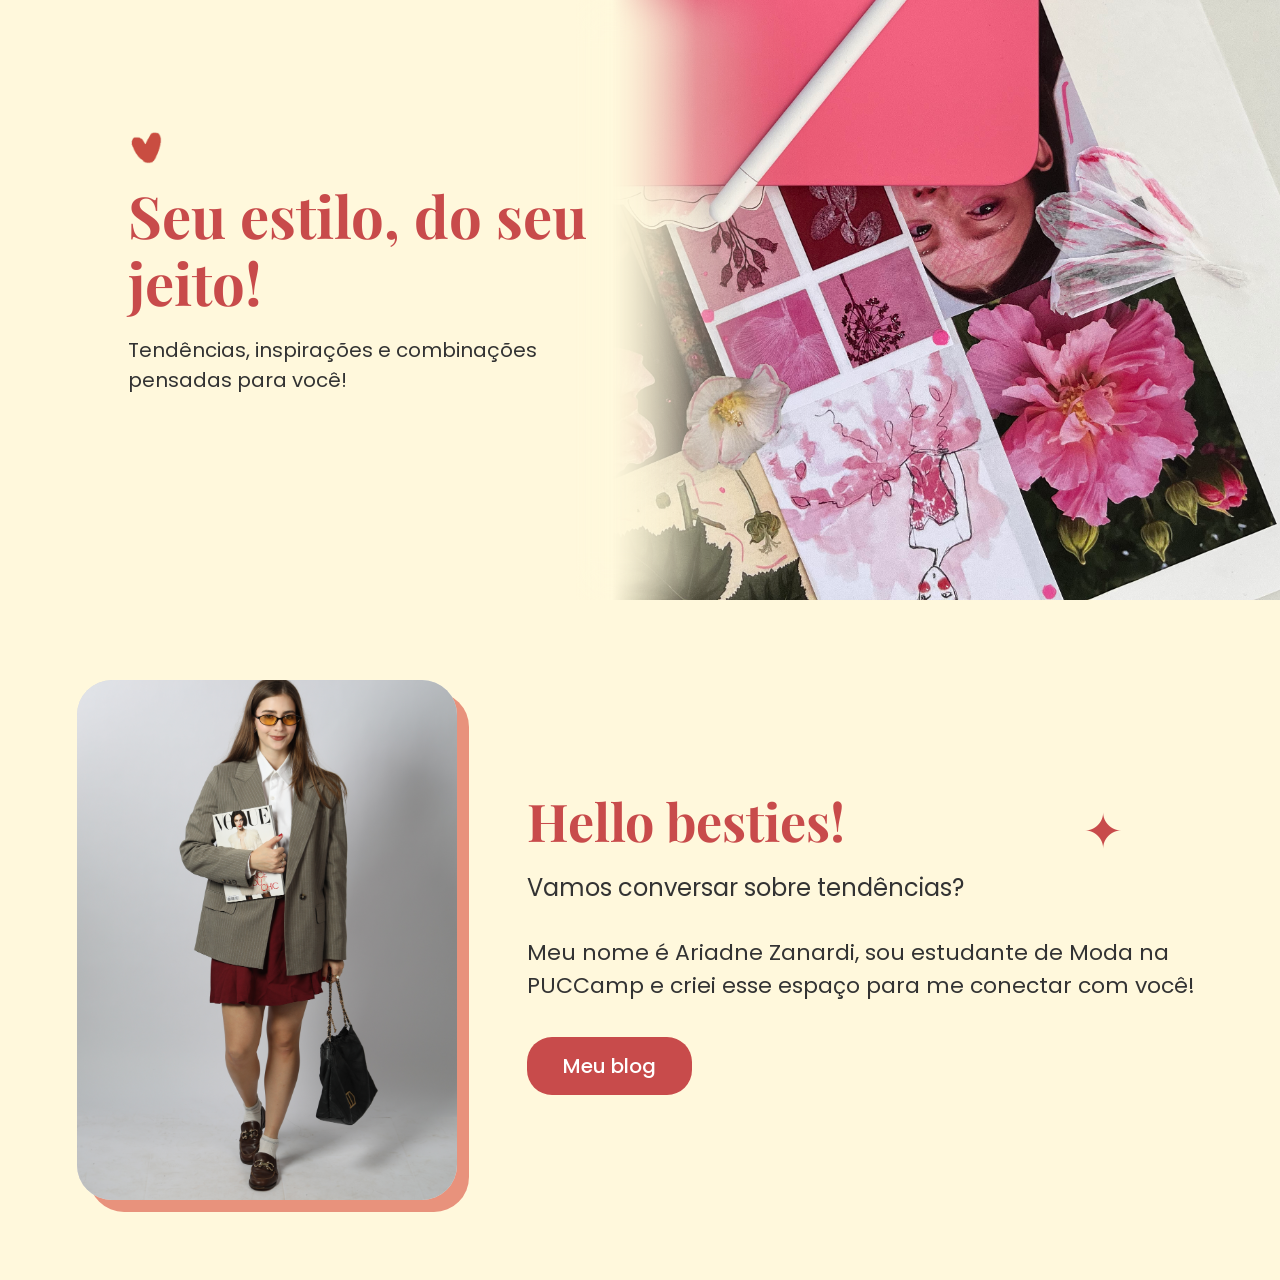
<file: index.html>
<!DOCTYPE html>
<html lang="pt-BR">

<head>
    <meta charset="UTF-8">
    <meta name="viewport" content="width=device-width, initial-scale=1.0">
    <title>Ariadne Zanardi - Moda e Estilo</title>
    <link rel="stylesheet" href="./style/index.css">
    <link rel="icon" type="image/png" href="./images/logo.png">
    <link
        href="https://fonts.googleapis.com/css2?family=Playfair+Display:ital,wght@0,400;0,600;0,700;1,400&family=Poppins:wght@300;400;500;600&display=swap"
        rel="stylesheet">
</head>

<body>
    <div id="header-placeholder"></div>

    <!-- Hero Section -->
    <section class="hero">
        <div class="hero-content">
            <img src="images/home/heart.png" alt="Imagem de coração" class="heart-img">
            <h1>Seu estilo, do seu<br>jeito!</h1>
            <p>Tendências, inspirações e combinações pensadas para você!</p>
            <!-- Fica invisível até o navAuth.js decidir: "Entrar" ou "Montar meu look" -->
            <a href="conta.html" class="btn-hero" id="heroAuthBtn" style="visibility:hidden">Entrar</a>
        </div>
        <div class="hero-image">
            <img src="images/home/tablet.jpg" alt="Fashion collage with pink flowers and polaroids">
        </div>
    </section>

    <!-- About Section -->
    <section class="about">
        <div class="about-image">
            <img src="images/home/modelo.JPG" alt="Ariadne Zanardi - Fashion student">
        </div>
        <div class="about-content">
            <span class="sparkle-icon">✦</span>
            <h2>Hello besties!</h2>
            <p class="subtitle">Vamos conversar sobre tendências?</p>
            <p>Meu nome é Ariadne Zanardi, sou estudante de Moda na PUCCamp e criei esse espaço para me conectar com
                você!</p>
            <a href="blog.html" class="btn-blog">Meu blog</a>
        </div>
    </section>
    
    <div id="footer-placeholder"></div>
    <script type="module" src="./database/layout.js"></script>

    <script type="module" src="./database/navAuth.js"></script>
    <script type="module">
        document.getElementById('year').textContent = new Date().getFullYear();

        // Segurança: se o navAuth.js falhar, o botão do hero não fica invisível para sempre
        setTimeout(() => {
            const heroBtn = document.getElementById('heroAuthBtn');
            if (heroBtn) heroBtn.style.visibility = '';
        }, 2000);
    </script>
</body>

</html>
</file>
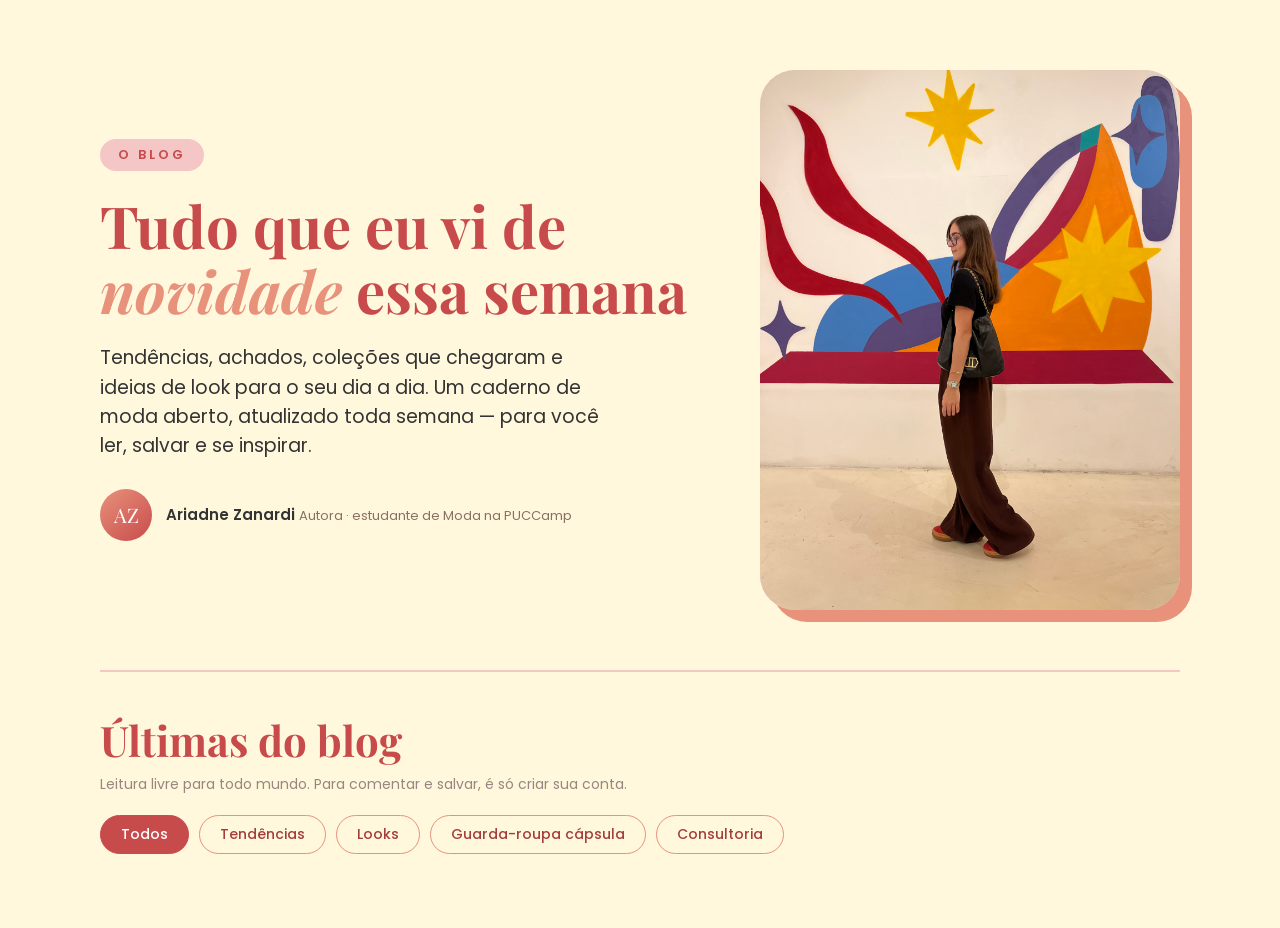
<file: blog.html>
<!DOCTYPE html>
<html lang="pt-BR">
<head>
    <meta charset="UTF-8">
    <meta name="viewport" content="width=device-width, initial-scale=1.0">
    <title>Blog - Ariadne Zanardi</title>
    <link rel="stylesheet" href="./style/blog.css">
    <link rel="icon" type="image/png" href="./images/logo.png">
    <link href="https://fonts.googleapis.com/css2?family=Playfair+Display:ital,wght@0,400;0,600;0,700;1,400&family=Poppins:wght@300;400;500;600&display=swap" rel="stylesheet">
</head>
<body>
    <div id="header-placeholder"></div>

    <!-- ================= Capa do blog ================= -->
    <section class="blog-cover">
        <div class="cover-text">
            <span class="eyebrow">O Blog</span>
            <h1>Tudo que eu vi de <em>novidade</em> essa semana</h1>
            <p class="lead">
                Tendências, achados, coleções que chegaram e ideias de look para o seu dia a dia.
                Um caderno de moda aberto, atualizado toda semana — para você ler, salvar e se inspirar.
            </p>
            <div class="author-strip">
                <span class="author-avatar">AZ</span>
                <div>
                    <span class="who">Ariadne Zanardi</span>
                    <span class="role">Autora · estudante de Moda na PUCCamp</span>
                </div>
            </div>
        </div>
        <div class="cover-photo">
            <!-- Dica: troque por images/blog/capa.jpg (foto sua ou do styling) -->
            <img src="images/blog/blog-inicio.jpg" alt="Ariadne Zanardi em ensaio de moda com flores rosas">
        </div>
    </section>

    <!-- ================= Feed público ================= -->
    <section class="feed-wrap">
        <div class="feed-head">
            <div>
                <h2>Últimas do blog</h2>
                <!-- Público: visita não precisa de conta para ler -->
                <p class="hint">Leitura livre para todo mundo. Para comentar e salvar, é só criar sua conta.</p>
            </div>
            <div class="chips">
                <button class="chip active" data-cat="todos">Todos</button>
                <button class="chip" data-cat="tendencias">Tendências</button>
                <button class="chip" data-cat="looks">Looks</button>
                <button class="chip" data-cat="capsula">Guarda-roupa cápsula</button>
                <button class="chip" data-cat="consultoria">Consultoria</button>
            </div>
        </div>

        <!--
            Grid de posts: começa VAZIO de propósito.
            Os cards aqui dentro só existem se:
            a) tiverem sido publicados pela Autora no painel restrito (admin-blog.html), ou
            b) (quando tiver backend) vierem da API, ex.: GET /api/posts

            BACKEND: no lugar do localStorage do JS abaixo, é aqui que a lista de
            posts viria do servidor.
        -->
        <div class="grid" id="postsGrid"></div>

        <p class="empty-state" id="emptyState" hidden>
            Ainda não tem post nessa categoria — em breve!
        </p>
    </section>
   
    <div id="footer-placeholder"></div>
    <script type="module" src="./database/layout.js"></script>

    <script type="module" src="./database/navAuth.js"></script>
    <script type="module" src="./database/blog.js"></script>
</body>
</html>
</file>
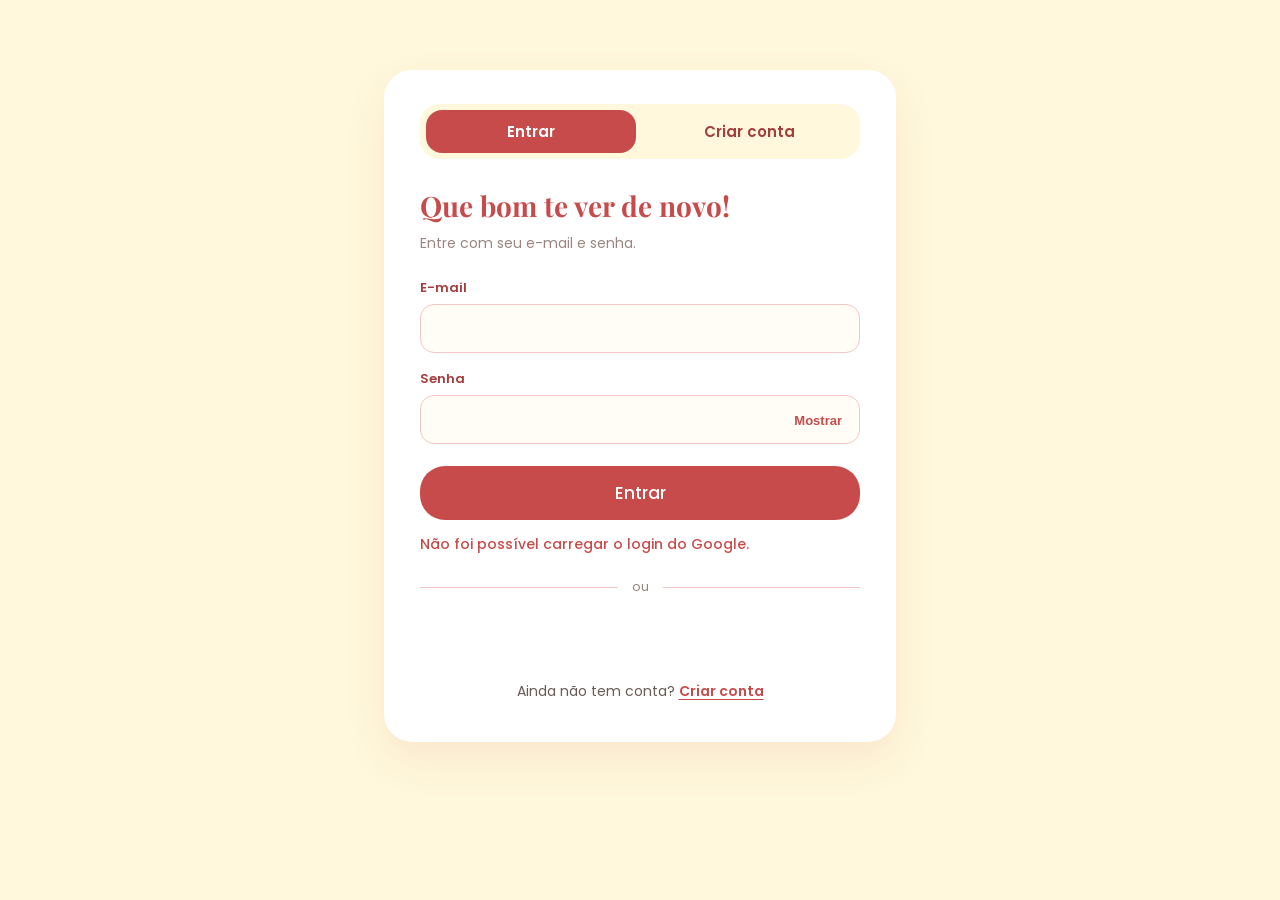
<file: conta.html>
<!DOCTYPE html>
<html lang="pt-BR">
<head>
    <meta charset="UTF-8">
    <meta name="viewport" content="width=device-width, initial-scale=1.0">

    <title>Entrar ou criar conta - Ariadne Zanardi</title>

    <link rel="stylesheet" href="./style/blog.css">
    <link rel="icon" type="image/png" href="./images/logo.png">

    <link
        href="https://fonts.googleapis.com/css2?family=Playfair+Display:ital,wght@0,400;0,600;0,700;1,400&family=Poppins:wght@300;400;500;600&display=swap"
        rel="stylesheet"
    >

    <script src="https://accounts.google.com/gsi/client" async defer></script>
</head>

<body>
    <div id="header-placeholder"></div>

    <!-- Login e cadastro -->
    <section class="auth-wrap">
        <div class="auth-card">

            <div class="auth-tabs">
                <button
                    type="button"
                    class="auth-tab active"
                    id="tabLogin"
                >
                    Entrar
                </button>

                <button
                    type="button"
                    class="auth-tab"
                    id="tabCadastro"
                >
                    Criar conta
                </button>
            </div>

            <!-- Login -->
            <div class="auth-panel" id="panelLogin">
                <h2>Que bom te ver de novo!</h2>
                <p class="hint">Entre com seu e-mail e senha.</p>

                <form id="loginForm" class="auth-form" novalidate>
                    <div class="field">
                        <label for="loginIdentifier">E-mail</label>

                        <input
                            type="email"
                            id="loginIdentifier"
                            autocomplete="email"
                            required
                        >

                        <span
                            class="field-error"
                            id="errLoginIdentifier"
                        ></span>
                    </div>

                    <div class="field">
                        <label for="loginPassword">Senha</label>

                        <div class="password-field">
                            <input
                                type="password"
                                id="loginPassword"
                                autocomplete="current-password"
                                required
                            >

                            <button
                                type="button"
                                class="toggle-password"
                                data-target="loginPassword"
                            >
                                Mostrar
                            </button>
                        </div>

                        <span
                            class="field-error"
                            id="errLoginPassword"
                        ></span>
                    </div>

                    <button type="submit" class="btn-blog auth-submit">
                        Entrar
                    </button>

                    <p
                        class="auth-status"
                        id="loginStatus"
                        role="status"
                        aria-live="polite"
                    ></p>
                </form>

                <div class="auth-divider"><span>ou</span></div>

                <div class="google-slot" data-mode="signin"></div>

                <p class="auth-switch-text">
                    Ainda não tem conta?

                    <button
                        type="button"
                        class="link-button"
                        id="goToCadastro"
                    >
                        Criar conta
                    </button>
                </p>
            </div>

            <!-- Cadastro -->
            <div class="auth-panel" id="panelCadastro" hidden>
                <h2>Vamos criar sua conta?</h2>

                <form id="cadastroForm" class="auth-form" novalidate>
                    <div class="form-grid-2">

                        <div class="field">
                            <label for="cadNome">Nome completo</label>

                            <input
                                type="text"
                                id="cadNome"
                                autocomplete="name"
                                required
                            >

                            <span class="field-error" id="errCadNome"></span>
                        </div>

                        <div class="field">
                            <label for="cadUsername">Usuário</label>

                            <input
                                type="text"
                                id="cadUsername"
                                autocomplete="username"
                                placeholder="ex: ariadne.z"
                                required
                                minlength="3"
                            >

                            <span
                                class="field-error"
                                id="errCadUsername"
                            ></span>
                        </div>

                        <div class="field">
                            <label for="cadEmail">E-mail</label>

                            <input
                                type="email"
                                id="cadEmail"
                                autocomplete="email"
                                required
                            >

                            <span class="field-error" id="errCadEmail"></span>
                        </div>

                        <div class="field">
                            <label for="cadTelefone">Telefone</label>

                            <input
                                type="tel"
                                id="cadTelefone"
                                inputmode="numeric"
                                placeholder="(00) 00000-0000"
                                autocomplete="tel"
                                required
                            >

                            <span
                                class="field-error"
                                id="errCadTelefone"
                            ></span>
                        </div>

                        <div class="field">
                            <label for="cadCpf">CPF</label>

                            <input
                                type="text"
                                id="cadCpf"
                                inputmode="numeric"
                                placeholder="000.000.000-00"
                                autocomplete="off"
                                required
                            >

                            <span class="field-error" id="errCadCpf"></span>
                        </div>

                        <div></div>

                        <div class="field">
                            <label for="cadSenha">Senha</label>

                            <div class="password-field">
                                <input
                                    type="password"
                                    id="cadSenha"
                                    autocomplete="new-password"
                                    minlength="6"
                                    required
                                >

                                <button
                                    type="button"
                                    class="toggle-password"
                                    data-target="cadSenha"
                                >
                                    Mostrar
                                </button>
                            </div>

                            <span class="field-error" id="errCadSenha"></span>
                        </div>

                        <div class="field">
                            <label for="cadSenha2">Confirmar senha</label>

                            <div class="password-field">
                                <input
                                    type="password"
                                    id="cadSenha2"
                                    autocomplete="new-password"
                                    required
                                >

                                <button
                                    type="button"
                                    class="toggle-password"
                                    data-target="cadSenha2"
                                >
                                    Mostrar
                                </button>
                            </div>

                            <span
                                class="field-error"
                                id="errCadSenha2"
                            ></span>
                        </div>

                    </div>

                    <button type="submit" class="btn-blog auth-submit">
                        Criar conta
                    </button>

                    <p
                        class="auth-status"
                        id="cadastroStatus"
                        role="status"
                        aria-live="polite"
                    ></p>
                </form>

                <div class="auth-divider"><span>ou</span></div>

                <div class="google-slot" data-mode="signup"></div>

                <p class="auth-switch-text">
                    Já tem conta?

                    <button
                        type="button"
                        class="link-button"
                        id="goToLogin"
                    >
                        Entrar
                    </button>
                </p>
            </div>
        </div>
    </section>

    <div id="footer-placeholder"></div>
    <script type="module" src="./database/layout.js"></script>

    <!-- Funções visuais: abas, máscaras e exibição de senha -->
    <script type="module">
        import { supabase } from './database/supaBase.js';
        import { azGetTipoUsuario, azGetPaginaInicial } from './database/perfilAuth.js';

        // Usuário já logado: vai para a página do seu tipo (cliente/admin).
        // Sem "await" no topo, para não travar o restante da inicialização.
        supabase.auth.getSession().then(async ({ data: { session } }) => {
            if (!session) return;
            const tipo = await azGetTipoUsuario(session);
            window.location.href = azGetPaginaInicial(tipo);
        });

        console.log('[CONTA] Inicializando funcionalidades da página.');

        const tabLogin = document.getElementById('tabLogin');
        const tabCadastro = document.getElementById('tabCadastro');
        const panelLogin = document.getElementById('panelLogin');
        const panelCadastro = document.getElementById('panelCadastro');

        function showTab(tab) {
            const isLogin = tab === 'login';

            tabLogin.classList.toggle('active', isLogin);
            tabCadastro.classList.toggle('active', !isLogin);

            panelLogin.hidden = !isLogin;
            panelCadastro.hidden = isLogin;
        }

        tabLogin.addEventListener('click', () => showTab('login'));
        tabCadastro.addEventListener('click', () => showTab('cadastro'));

        document.getElementById('goToCadastro').addEventListener(
            'click',
            () => showTab('cadastro')
        );

        document.getElementById('goToLogin').addEventListener(
            'click',
            () => showTab('login')
        );

        // Mostrar ou ocultar senha
        document.querySelectorAll('.toggle-password').forEach((button) => {
            button.addEventListener('click', () => {
                const input = document.getElementById(button.dataset.target);
                const mostrar = input.type === 'password';

                input.type = mostrar ? 'text' : 'password';
                button.textContent = mostrar ? 'Ocultar' : 'Mostrar';
            });
        });

        // Máscara de telefone
        document.getElementById('cadTelefone').addEventListener(
            'input',
            (event) => {
                let valor = event.target.value.replace(/\D/g, '').slice(0, 11);

                if (valor.length > 10) {
                    valor = valor.replace(
                        /^(\d{2})(\d{5})(\d{0,4}).*/,
                        '($1) $2-$3'
                    );
                } else if (valor.length > 6) {
                    valor = valor.replace(
                        /^(\d{2})(\d{4})(\d{0,4}).*/,
                        '($1) $2-$3'
                    );
                } else if (valor.length > 2) {
                    valor = valor.replace(/^(\d{2})(\d+)/, '($1) $2');
                } else if (valor.length > 0) {
                    valor = valor.replace(/^(\d+)/, '($1');
                }

                event.target.value = valor;
            }
        );

        // Máscara de CPF
        document.getElementById('cadCpf').addEventListener(
            'input',
            (event) => {
                let valor = event.target.value.replace(/\D/g, '').slice(0, 11);

                valor = valor
                    .replace(/(\d{3})(\d)/, '$1.$2')
                    .replace(/(\d{3})(\d)/, '$1.$2')
                    .replace(/(\d{3})(\d{1,2})$/, '$1-$2');

                event.target.value = valor;
            }
        );

        document.getElementById('year').textContent =
            new Date().getFullYear();

        console.log('[CONTA] Funcionalidades visuais inicializadas.');
    </script>

    <!-- Único arquivo responsável por login e cadastro -->
    <script type="module" src="./scripts/google-auth.js"></script>
    <script type="module" src="./database/supabase-auth.js"></script>
    <script type="module" src="./database/navAuth.js"></script>
</body>
</html>
</file>
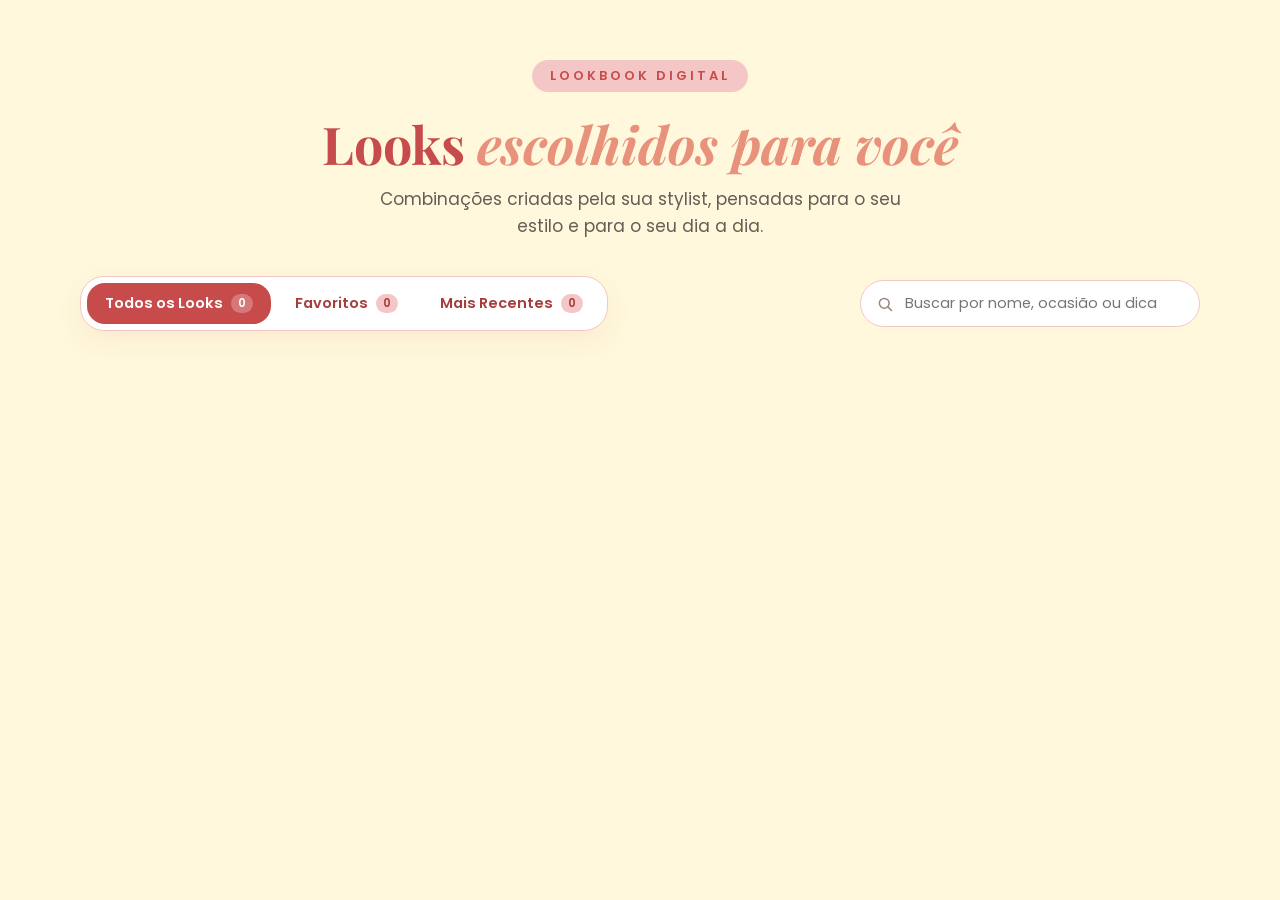
<file: lookbook.html>
<!DOCTYPE html>
<html lang="pt-BR">
<head>
    <meta charset="UTF-8">
    <meta name="viewport" content="width=device-width, initial-scale=1.0">
    <title>Meus Looks - Ariadne Zanardi</title>
    <link rel="stylesheet" href="./style/blog.css">
    <link rel="stylesheet" href="./style/lookbook.css">
    <link rel="icon" type="image/png" href="./images/logo.png">
    <style>
        /* ==========================================================
           CORREÇÃO DO MODAL DO LOOK
           - o look inteiro (imagem + detalhes) rola junto, sem imagem travada
           - a imagem fica alinhada ao topo, com altura própria
           - o botão de fechar fica sempre visível
           (pode ser movido para o lookbook.css depois)
           ========================================================== */
        .lb-dialog {
            display: flex;
            flex-direction: column;
            overflow: hidden;              /* mantém os cantos arredondados */
        }

        .lb-dialog-scroll {
            flex: 1 1 auto;
            min-height: 0;
            overflow-y: auto;              /* único elemento que rola */
            overscroll-behavior: contain;  /* não rola a página por trás */
            display: grid;
            grid-template-columns: minmax(0, 1fr) minmax(0, 1.08fr);
        }

        .lb-dialog-media {
            align-items: flex-start;       /* imagem no topo, não esticada */
        }

        #mCollageBox {
            align-self: flex-start;
            min-height: 0;
            height: clamp(380px, calc(100vh - 130px), 600px);
        }

        #mCollageBox .lb-collage {
            min-height: 0;
            height: 100%;
        }

        .lb-dialog-body {
            max-height: none;
            overflow: visible;             /* quem rola é o .lb-dialog-scroll */
        }

        @media (max-width: 760px) {
            .lb-dialog-scroll {
                display: block;
            }

            #mCollageBox {
                height: min(460px, 62vh);
                min-height: 340px;
            }
        }
    </style>
    <link href="https://fonts.googleapis.com/css2?family=Playfair+Display:ital,wght@0,400;0,600;0,700;1,400&family=Poppins:wght@300;400;500;600&display=swap" rel="stylesheet">
</head>
<body>
    <div id="header-placeholder"></div>

    <main class="lb-wrap">
        <!-- ================= Título ================= -->
        <div class="lb-intro">
            <span class="eyebrow">Lookbook digital</span>
            <h1>Looks <em>escolhidos para você</em></h1>
            <p>Combinações criadas pela sua stylist, pensadas para o seu estilo e para o seu dia a dia.</p>
        </div>

        <!-- ================= Abas + busca ================= -->
        <div class="lb-toolbar">
            <div class="lb-tabs" role="group" aria-label="Exibir">
                <button type="button" class="lb-tab active" data-tab="todos" aria-pressed="true">
                    Todos os Looks <span class="lb-tab-count" id="countTodos">0</span>
                </button>
                <button type="button" class="lb-tab" data-tab="favoritos" aria-pressed="false">
                    Favoritos <span class="lb-tab-count" id="countFavoritos">0</span>
                </button>
                <button type="button" class="lb-tab" data-tab="recentes" aria-pressed="false">
                    Mais Recentes <span class="lb-tab-count" id="countRecentes">0</span>
                </button>
            </div>

            <label class="lb-search">
                <svg viewBox="0 0 24 24" width="18" height="18" fill="none" stroke="currentColor" stroke-width="2" stroke-linecap="round" aria-hidden="true">
                    <circle cx="11" cy="11" r="6.5"/><path d="M16 16l4.5 4.5"/>
                </svg>
                <input type="search" id="searchInput" placeholder="Buscar por nome, ocasião ou dica" autocomplete="off">
            </label>
        </div>

        <p class="lb-result" id="resultCount" aria-live="polite"></p>

        <!-- ================= Feed (galeria) ================= -->
        <div class="lb-masonry" id="lookGrid"></div>
    </main>

    <!-- ================= Detalhe do look (modal) ================= -->
    <div class="lb-modal" id="lookModal" hidden>
        <div class="lb-backdrop" data-close></div>

        <div class="lb-dialog" id="lookDialog" role="dialog" aria-modal="true" aria-labelledby="mTitle" tabindex="-1">
            <button type="button" class="lb-close" data-close aria-label="Fechar">×</button>

            <div class="lb-dialog-scroll" id="lookDialogScroll">
            <div class="lb-dialog-media">
                <div id="mCollageBox"></div>
            </div>

            <div class="lb-dialog-body">
                <div class="lb-meta-tags">
                    <span class="tag" id="mOccasion"></span>
                    <span class="lb-climate" id="mClimate"></span>
                </div>

                <h2 id="mTitle"></h2>
                <p class="lb-date" id="mDate"></p>

                <h3 class="lb-sub">Peças do look</h3>
                <ul class="lb-pieces" id="mPieces"></ul>

                <div class="lb-tips">
                    <span class="lb-tips-icon">✦</span>
                    <div>
                        <strong>Dicas da stylist</strong>
                        <p id="mTipsText"></p>
                        <span class="lb-tips-sign">— Ariadne</span>
                    </div>
                </div>

                <div class="lb-actions">
                    <button type="button" class="lb-fav" id="favBtn" aria-pressed="false"></button>
                </div>
            </div>
            </div><!-- /.lb-dialog-scroll -->
        </div>
    </div>

    <div id="footer-placeholder"></div>
    <script type="module" src="./database/layout.js"></script>
    <script type="module" src="./database/navAuth.js"></script>
    <script type="module">
        import { carregarLooksDoCliente } from './database/lookbook.js';
        /* ==========================================================
           Lookbook do cliente (versão aberta, sem login e sem banco).

           Lê os looks criados na tela "Montar Look" (localStorage) e
           as peças da tela "Guarda-Roupa". Favoritos, "usado hoje" e
           mensagens também ficam só neste navegador.

           BACKEND (depois): o cliente deve receber apenas os looks
           atribuídos a ele; favoritos / usos / mensagens viram tabelas.
           ========================================================== */
        const WARDROBE_KEY = 'az_wardrobe_local';
        const LOOKS_KEY = 'az_looks_local';
        const FAVS_KEY = 'az_look_favs';

        const MODES = {
            tradicional: ['cima', 'baixo', 'calcados'],
            unica:       ['inteira', 'calcados']
        };

        const CAT_LABELS = {
            cima:     'Parte de Cima',
            baixo:    'Parte de Baixo',
            inteira:  'Peça Única',
            calcados: 'Sapatos'
        };

        const OCCASIONS = { trabalho: 'Trabalho', eventos: 'Eventos', casual: 'Casual', viagem: 'Viagem' };
        const CLIMATES = { frio: 'Frio', calor: 'Calor', 'meia-estacao': 'Meia-estação' };
        const CLIMATE_ICONS = { frio: '❄', calor: '☀', 'meia-estacao': '☁' };

        const RECENT_DAYS = 7;

        const HEART_SVG =
            '<svg viewBox="0 0 24 24" width="20" height="20" stroke="currentColor" stroke-width="1.9" ' +
            'stroke-linejoin="round" aria-hidden="true">' +
            '<path d="M12 20.5s-7.5-4.6-9.2-9.3C1.7 7.7 3.8 4.5 7 4.5c2 0 3.6 1.1 5 3 1.4-1.9 3-3 5-3 3.2 0 5.3 3.2 4.2 6.7-1.7 4.7-9.2 9.3-9.2 9.3z"/>' +
            '</svg>';

        const $ = id => document.getElementById(id);

        /* ---------- Storage ---------- */
        function readJSON(key, fallback) {
            try {
                return JSON.parse(localStorage.getItem(key)) ?? fallback;
            } catch (e) {
                return fallback;
            }
        }

        function writeJSON(key, value) {
            try {
                localStorage.setItem(key, JSON.stringify(value));
                return true;
            } catch (e) {
                return false;
            }
        }

        /* ---------- Estado ---------- */
        let looks = [];
        let favs = new Set(readJSON(FAVS_KEY, []));
        let filters = { tab: 'todos', q: '' };

        /* ---------- Utilidades ---------- */
        function normalize(s) {
            return (s || '').normalize('NFD').replace(/[\u0300-\u036f]/g, '').toLowerCase();
        }

        function formatDate(ts) {
            return new Date(ts).toLocaleDateString('pt-BR', { day: '2-digit', month: 'long', year: 'numeric' });
        }

        function isRecent(look) {
            return Date.now() - look.createdAt < RECENT_DAYS * 86400000;
        }

        /* ---------- Carrega looks ---------- */
        async function loadLooks() {
            try {
                looks = await carregarLooksDoCliente();

                console.log('Looks carregados do Supabase:', looks);

            } catch (error) {
                console.error('Não foi possível carregar o Lookbook:', error);

                looks = [];
                resultCount.textContent = 'Não foi possível carregar seus looks.';
            }
        }

        /* ---------- Colagem do look ---------- */
        function buildCollage(look) {
            const collage = document.createElement('div');
            collage.className = 'lb-collage mode-' + look.mode;

            look.pieces.forEach(p => {
                const cell = document.createElement('span');
                cell.className = 'lb-cell';
                if (p.item) {
                    const img = document.createElement('img');
                    img.src = p.item.image;
                    img.alt = CAT_LABELS[p.cat];
                    img.draggable = false;
                    cell.appendChild(img);
                } else {
                    cell.classList.add('lb-cell-missing');
                }
                collage.appendChild(cell);
            });

            return collage;
        }

        /* ---------- Filtros ---------- */
        function matches(look) {
            if (filters.tab === 'favoritos' && !favs.has(look.id)) return false;
            if (filters.tab === 'recentes' && !isRecent(look)) return false;

            if (filters.q) {
                const haystack = normalize([
                    look.title,
                    OCCASIONS[look.occasion] || '',
                    CLIMATES[look.climate] || '',
                    look.tips
                ].join(' '));
                const ok = normalize(filters.q).split(/\s+/).filter(Boolean).every(w => haystack.includes(w));
                if (!ok) return false;
            }

            return true;
        }

        function updateTabCounts() {
            $('countTodos').textContent = looks.length;
            $('countFavoritos').textContent = looks.filter(l => favs.has(l.id)).length;
            $('countRecentes').textContent = looks.filter(isRecent).length;
        }

        function resetFilters() {
            filters = { tab: 'todos', q: '' };
            $('searchInput').value = '';
            document.querySelectorAll('.lb-tab').forEach(t => {
                const on = t.dataset.tab === 'todos';
                t.classList.toggle('active', on);
                t.setAttribute('aria-pressed', String(on));
            });
            renderGrid(true);
        }

        document.querySelectorAll('.lb-tab').forEach(tab => {
            tab.addEventListener('click', () => {
                filters.tab = tab.dataset.tab;
                document.querySelectorAll('.lb-tab').forEach(t => {
                    const on = t === tab;
                    t.classList.toggle('active', on);
                    t.setAttribute('aria-pressed', String(on));
                });
                renderGrid(true);
            });
        });

        $('searchInput').addEventListener('input', e => {
            filters.q = e.target.value.trim();
            renderGrid(true);
        });

        /* ---------- Favoritos ---------- */
        function heartButton(look) {
            const btn = document.createElement('button');
            btn.type = 'button';
            btn.className = 'lb-heart' + (favs.has(look.id) ? ' saved' : '');
            btn.setAttribute('aria-pressed', String(favs.has(look.id)));
            btn.setAttribute('aria-label', favs.has(look.id) ? 'Remover dos favoritos' : 'Favoritar look');
            btn.innerHTML = HEART_SVG;
            btn.addEventListener('click', e => {
                e.stopPropagation();
                toggleFav(look.id);
            });
            return btn;
        }

        function toggleFav(id) {
            if (favs.has(id)) favs.delete(id);
            else favs.add(id);
            writeJSON(FAVS_KEY, [...favs]);

            renderGrid(false);
            if (currentId === id) updateFavButton();
        }

        /* ---------- Grade ---------- */
        const grid = $('lookGrid');
        const resultCount = $('resultCount');

        function emptyBox(title, text, withClear) {
            const box = document.createElement('div');
            box.className = 'lb-empty';
            box.innerHTML = '<span class="lb-empty-icon">✦</span><strong></strong><p></p>';
            box.querySelector('strong').textContent = title;
            box.querySelector('p').textContent = text;
            if (withClear) {
                const btn = document.createElement('button');
                btn.type = 'button';
                btn.className = 'btn-blog lb-empty-btn';
                btn.textContent = 'Limpar filtros';
                btn.addEventListener('click', resetFilters);
                box.appendChild(btn);
            }
            return box;
        }

        function renderGrid(animate) {
            updateTabCounts();
            grid.innerHTML = '';

            if (!looks.length) {
                resultCount.textContent = '';
                grid.classList.add('is-empty');
                grid.appendChild(emptyBox(
                    'Seu lookbook ainda está vazio',
                    'Assim que a stylist montar looks para você, eles aparecem aqui.'
                ));
                return;
            }

            const list = looks.filter(matches);
            grid.classList.toggle('is-empty', !list.length);
            resultCount.textContent = list.length === 1 ? '1 look' : list.length + ' looks';

            if (!list.length) {
                let title = 'Nenhum look encontrado';
                let text = 'Tente outros filtros ou limpe a busca.';

                if (filters.tab === 'favoritos' && !favs.size) {
                    title = 'Nenhum favorito ainda';
                    text = 'Toque no coração de um look para guardá-lo aqui.';
                } else if (filters.tab === 'recentes') {
                    text = 'Nenhum look novo nos últimos ' + RECENT_DAYS + ' dias com esses filtros.';
                }

                grid.appendChild(emptyBox(title, text, true));
                return;
            }

            list.forEach((look, i) => {
                const card = document.createElement('article');
                card.className = 'lb-card' + (animate ? ' lb-in' : '');
                card.dataset.id = look.id;
                if (animate) card.style.animationDelay = Math.min(i, 10) * 45 + 'ms';

                const main = document.createElement('button');
                main.type = 'button';
                main.className = 'lb-card-main';
                main.setAttribute('aria-label', 'Abrir ' + look.title);

                const media = document.createElement('div');
                media.className = 'lb-card-media mode-' + look.mode;
                media.appendChild(buildCollage(look));

                if (look.occasion) {
                    const tag = document.createElement('span');
                    tag.className = 'tag lb-card-tag';
                    tag.textContent = OCCASIONS[look.occasion];
                    media.appendChild(tag);
                }

                const body = document.createElement('div');
                body.className = 'lb-card-body';

                const title = document.createElement('h3');
                title.textContent = look.title;
                body.appendChild(title);

                const foot = document.createElement('div');
                foot.className = 'lb-card-foot';

                if (look.climate) {
                    const c = document.createElement('span');
                    c.className = 'lb-climate';
                    c.textContent = CLIMATE_ICONS[look.climate] + ' ' + CLIMATES[look.climate];
                    foot.appendChild(c);
                }
                if (isRecent(look)) {
                    const n = document.createElement('span');
                    n.className = 'lb-new';
                    n.textContent = 'Novo';
                    foot.appendChild(n);
                }
                if (foot.children.length) body.appendChild(foot);

                main.append(media, body);
                main.addEventListener('click', () => openLook(look.id, main));

                card.append(main, heartButton(look));
                grid.appendChild(card);
            });
        }

        /* ---------- Modal ---------- */
        const modal = $('lookModal');
        const dialog = $('lookDialog');
        let currentId = null;
        let lastFocus = null;

        function currentLook() {
            return looks.find(l => l.id === currentId) || null;
        }

        function openLook(id, trigger) {
            const look = looks.find(l => l.id === id);
            if (!look) return;

            currentId = id;
            lastFocus = trigger || document.activeElement;

            // imagem
            const box = $('mCollageBox');
            box.innerHTML = '';
            box.appendChild(buildCollage(look));

            // etiquetas
            const occ = $('mOccasion');
            occ.textContent = look.occasion ? OCCASIONS[look.occasion] : '';
            occ.hidden = !look.occasion;

            const clim = $('mClimate');
            clim.textContent = look.climate ? CLIMATE_ICONS[look.climate] + ' ' + CLIMATES[look.climate] : '';
            clim.hidden = !look.climate;

            $('mTitle').textContent = look.title;
            $('mDate').textContent = 'Criado em ' + formatDate(look.createdAt);

            // recorte de peças
            const list = $('mPieces');
            list.innerHTML = '';
            look.pieces.forEach(p => {
                const li = document.createElement('li');
                li.className = 'lb-piece';

                const thumb = document.createElement('span');
                thumb.className = 'lb-piece-thumb';
                if (p.item) {
                    const img = document.createElement('img');
                    img.src = p.item.image;
                    img.alt = '';
                    thumb.appendChild(img);
                }

                const label = document.createElement('span');
                label.className = 'lb-piece-label';
                label.innerHTML = '<strong></strong><small></small>';
                label.querySelector('strong').textContent = CAT_LABELS[p.cat];
                label.querySelector('small').textContent = p.item ? 'No seu guarda-roupa' : 'Peça removida do guarda-roupa';

                li.append(thumb, label);
                list.appendChild(li);
            });

            // dicas
            const tips = $('mTipsText');
            if (look.tips) {
                tips.textContent = look.tips;
                tips.classList.remove('muted');
            } else {
                tips.textContent = 'A stylist ainda não deixou dicas para este look.';
                tips.classList.add('muted');
            }

            updateFavButton();

            modal.hidden = false;
            document.body.classList.add('lb-lock');
            $('lookDialogScroll').scrollTop = 0;
            dialog.focus({ preventScroll: true });
        }

        function closeLook() {
            modal.hidden = true;
            document.body.classList.remove('lb-lock');
            currentId = null;
            if (lastFocus && document.contains(lastFocus)) lastFocus.focus();
        }

        modal.addEventListener('click', e => {
            if (e.target.closest('[data-close]')) closeLook();
        });

        document.addEventListener('keydown', e => {
            if (modal.hidden) return;
            if (e.key === 'Escape') closeLook();
        });

        // mantém o foco dentro do modal
        dialog.addEventListener('keydown', e => {
            if (e.key !== 'Tab') return;
            const focusables = [...dialog.querySelectorAll('button, textarea, a[href], input')]
                .filter(el => !el.disabled && el.offsetParent !== null);
            if (!focusables.length) return;
            const first = focusables[0];
            const last = focusables[focusables.length - 1];
            if (e.shiftKey && document.activeElement === first) {
                e.preventDefault();
                last.focus();
            } else if (!e.shiftKey && document.activeElement === last) {
                e.preventDefault();
                first.focus();
            }
        });

        /* ---------- Ações do modal ---------- */
        function updateFavButton() {
            const on = favs.has(currentId);
            const btn = $('favBtn');
            btn.classList.toggle('saved', on);
            btn.setAttribute('aria-pressed', String(on));
            btn.innerHTML = HEART_SVG + '<span>' + (on ? 'Nos favoritos' : 'Favoritar') + '</span>';
        }

        $('favBtn').addEventListener('click', () => {
            if (currentId) toggleFav(currentId);
        });

        await loadLooks();
        renderGrid(true);

        $('year').textContent = new Date().getFullYear();
    </script>
</body>
</html>
</file>
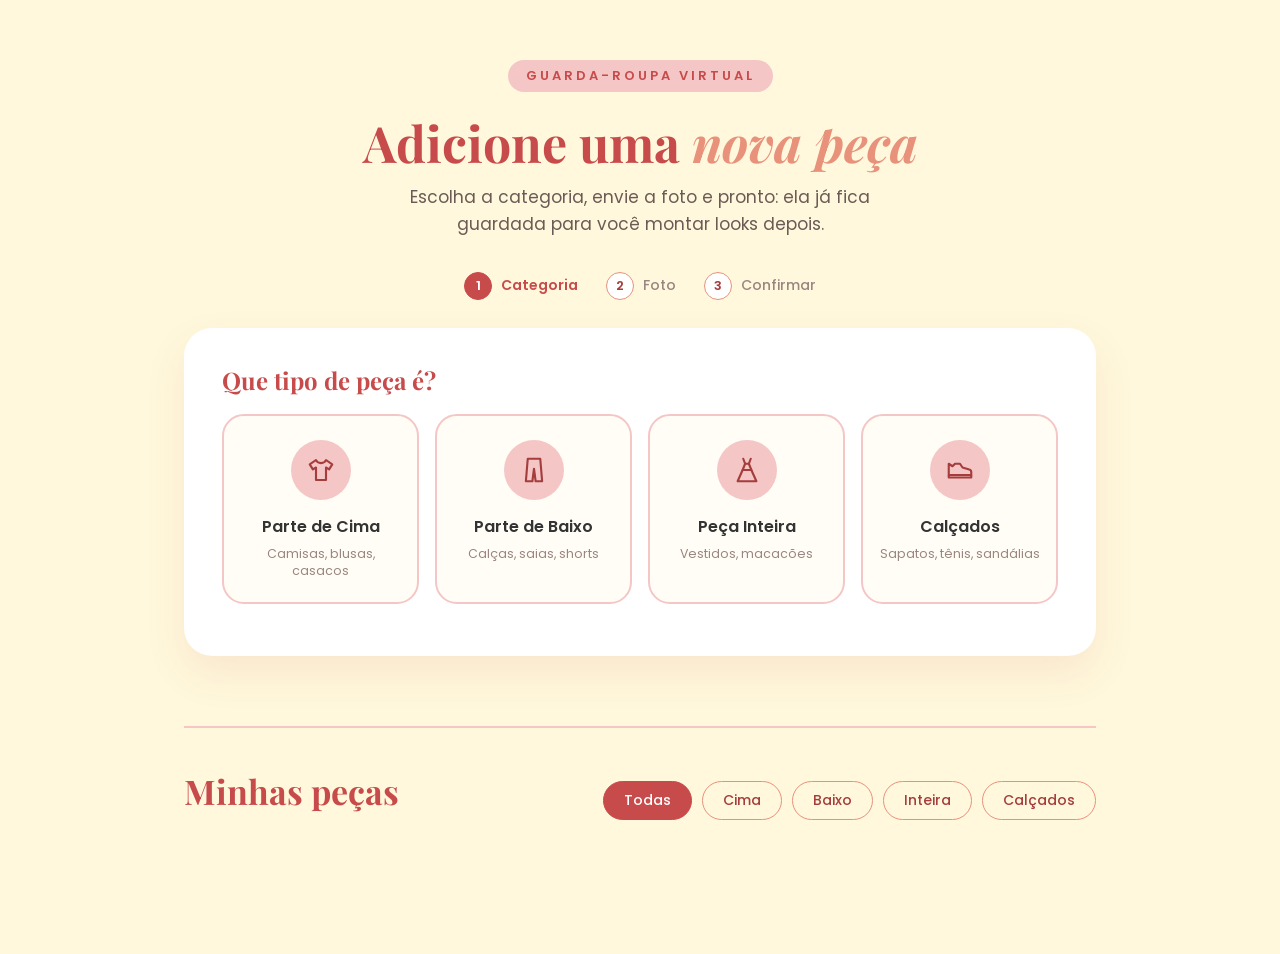
<file: peca.html>
<!DOCTYPE html>
<html lang="pt-BR">
<head>
    <meta charset="UTF-8">
    <meta name="viewport" content="width=device-width, initial-scale=1.0">
    <title>Meu Guarda-Roupa - Ariadne Zanardi</title>
    <link rel="stylesheet" href="./style/blog.css">
    <link rel="stylesheet" href="./style/guarda-roupa.css">
    <link rel="icon" type="image/png" href="./images/logo.png">
    <link href="https://fonts.googleapis.com/css2?family=Playfair+Display:ital,wght@0,400;0,600;0,700;1,400&family=Poppins:wght@300;400;500;600&display=swap" rel="stylesheet">
    <style>
        /* Campos da peça (passo 3): herdam o visual dos campos do login (.auth-form) */
        .gr-form { display: grid; gap: 14px; margin: 16px 0; }
        .gr-form .field input,
        .gr-form .field textarea { width: 100%; box-sizing: border-box; }
        .gr-form .field textarea { resize: vertical; min-height: 84px; }
        .gr-form .field textarea:focus { outline: 2px solid var(--az-accent, #c2527a); outline-offset: 0; }
        .gr-form-row { display: grid; grid-template-columns: repeat(3, 1fr); gap: 12px; }
        @media (max-width: 600px) { .gr-form-row { grid-template-columns: 1fr; } }

        /* Cards clicáveis em "Minhas peças" */
        .gr-item { cursor: pointer; }
        .gr-item:focus-visible { outline: 2px solid var(--az-accent, #c2527a); outline-offset: 3px; }
        .gr-item-info { display: block; padding: 8px 4px 0; }
        .gr-item-info strong { display: block; font-size: .95rem; }
        .gr-item-info small { color: #777; }

        /* Modal "Detalhes da Peça" */
        .gr-modal { position: fixed; inset: 0; z-index: 1000; display: flex; align-items: center; justify-content: center; padding: 20px; background: rgba(30, 20, 25, .55); backdrop-filter: blur(3px); }
        .gr-modal[hidden] { display: none; }
        .gr-modal-card { position: relative; display: grid; grid-template-columns: 1fr 1fr; width: 100%; max-width: 820px; max-height: 90vh; overflow: hidden; background: #fff; border-radius: 24px; box-shadow: 0 24px 60px rgba(0, 0, 0, .25); }
        .gr-modal-photo { display: flex; align-items: center; justify-content: center; min-height: 260px; background: #faf6f4; }
        .gr-modal-photo img { display: block; width: 100%; height: 100%; max-height: 90vh; object-fit: contain; }
        .gr-modal-body { display: flex; flex-direction: column; gap: 14px; padding: 32px 28px 28px; overflow-y: auto; }
        .gr-modal-body .gr-title { margin: 0; }
        .gr-modal-body .tag { align-self: flex-start; }
        .gr-modal-body .btn-ghost { align-self: flex-start; margin-top: 4px; }
        .gr-modal-close { position: absolute; top: 12px; right: 12px; z-index: 1; width: 36px; height: 36px; border: 0; border-radius: 50%; background: rgba(255, 255, 255, .92); font-size: 1.5rem; line-height: 1; cursor: pointer; box-shadow: 0 2px 8px rgba(0, 0, 0, .15); }
        .gr-modal-close:focus-visible { outline: 2px solid var(--az-accent, #c2527a); }
        .gr-detail-name { margin: 0; font-family: 'Playfair Display', serif; font-size: 1.5rem; font-weight: 600; overflow-wrap: anywhere; }
        .gr-detail-list { display: grid; gap: 12px; margin: 0; }
        .gr-detail-list dt { font-size: .75rem; font-weight: 600; letter-spacing: .08em; text-transform: uppercase; color: var(--az-accent, #c2527a); }
        .gr-detail-list dd { margin: 2px 0 0; white-space: pre-wrap; overflow-wrap: anywhere; }
        @media (max-width: 700px) {
            .gr-modal-card { grid-template-columns: 1fr; overflow-y: auto; }
            .gr-modal-photo { max-height: 45vh; }
        }
    </style>
</head>
<body>
    <div id="header-placeholder"></div>

    <main class="gr-wrap">
        <!-- ================= Título ================= -->
        <div class="gr-intro">
            <span class="eyebrow">Guarda-roupa virtual</span>
            <h1>Adicione uma <em>nova peça</em></h1>
            <p>Escolha a categoria, envie a foto e pronto: ela já fica guardada para você montar looks depois.</p>
        </div>

        <!-- ================= Passos ================= -->
        <ol class="gr-steps" aria-label="Etapas">
            <li class="gr-step active" id="step1"><span>1</span> Categoria</li>
            <li class="gr-step" id="step2"><span>2</span> Foto</li>
            <li class="gr-step" id="step3"><span>3</span> Confirmar</li>
        </ol>

        <div class="gr-card">
            <!-- ---------- Passo 1: categoria ---------- -->
            <section aria-labelledby="catTitle">
                <h2 class="gr-title" id="catTitle">Que tipo de peça é?</h2>

                <div class="gr-categories" id="categories" role="group" aria-label="Categoria da peça">
                    <button type="button" class="gr-cat" data-cat="cima" aria-pressed="false">
                        <span class="gr-cat-icon">
                            <svg viewBox="0 0 24 24" width="30" height="30" fill="none" stroke="currentColor" stroke-width="1.7" stroke-linejoin="round" aria-hidden="true">
                                <path d="M8 4L3 7.5l2.5 4L8 10v10h8V10l2.5 1.5 2.5-4L16 4c-.6 1.6-2 2.5-4 2.5S8.6 5.6 8 4z"/>
                            </svg>
                        </span>
                        <strong>Parte de Cima</strong>
                        <small>Camisas, blusas, casacos</small>
                    </button>

                    <button type="button" class="gr-cat" data-cat="baixo" aria-pressed="false">
                        <span class="gr-cat-icon">
                            <svg viewBox="0 0 24 24" width="30" height="30" fill="none" stroke="currentColor" stroke-width="1.7" stroke-linejoin="round" aria-hidden="true">
                                <path d="M7 3h10l1.5 18h-5.2L12 11l-1.3 10H5.5z"/>
                            </svg>
                        </span>
                        <strong>Parte de Baixo</strong>
                        <small>Calças, saias, shorts</small>
                    </button>

                    <button type="button" class="gr-cat" data-cat="inteira" aria-pressed="false">
                        <span class="gr-cat-icon">
                            <svg viewBox="0 0 24 24" width="30" height="30" fill="none" stroke="currentColor" stroke-width="1.7" stroke-linejoin="round" stroke-linecap="round" aria-hidden="true">
                                <path d="M9 3l1.5 4h3L15 3"/>
                                <path d="M10.5 7L8.5 12 4.5 21h15l-4-9-2-5"/>
                                <path d="M8.5 12h7"/>
                            </svg>
                        </span>
                        <strong>Peça Inteira</strong>
                        <small>Vestidos, macacões</small>
                    </button>

                    <button type="button" class="gr-cat" data-cat="calcados" aria-pressed="false">
                        <span class="gr-cat-icon">
                            <svg viewBox="0 0 24 24" width="30" height="30" fill="none" stroke="currentColor" stroke-width="1.7" stroke-linejoin="round" aria-hidden="true">
                                <path d="M3 7v9h18v-2.5c0-1-.7-1.7-1.6-1.9L14 10l-2-3H8L6 9 3 7z"/>
                                <path d="M3 16v2h18v-2"/>
                            </svg>
                        </span>
                        <strong>Calçados</strong>
                        <small>Sapatos, tênis, sandálias</small>
                    </button>
                </div>
            </section>

            <!-- ---------- Passo 2: dropzone ---------- -->
            <section class="gr-upload" id="uploadSection" hidden aria-labelledby="uploadTitle">
                <h2 class="gr-title" id="uploadTitle">Envie a foto da peça</h2>

                <div class="gr-dropzone" id="dropzone" role="button" tabindex="0"
                     aria-label="Arraste uma foto aqui ou clique para selecionar">
                    <span class="gr-drop-icon">⇪</span>
                    <strong>Arraste a foto aqui</strong>
                    <span>ou <u>clique para escolher</u> no seu dispositivo</span>
                    <small>JPG, PNG ou WebP · até 8 MB · prefira fundo liso e peça inteira</small>
                    <input type="file" id="fileInput" accept="image/jpeg,image/png,image/webp" hidden>
                </div>
            </section>

            <!-- ---------- Passo 3: prévia + dados da peça ---------- -->
            <section class="gr-preview" id="previewSection" hidden aria-labelledby="previewTitle">
                <h2 class="gr-title" id="previewTitle">Ficou boa? Preencha os dados e salve</h2>

                <div class="gr-preview-body">
                    <div class="gr-preview-img" style="box-shadow: none !important;">
                        <img id="previewImg" alt="Prévia da peça selecionada">
                    </div>

                    <div class="gr-preview-side">
                        <span class="tag" id="previewTag"></span>
                        <p class="gr-file-name" id="previewName"></p>

                        <div class="gr-form auth-form">
                            <div class="field">
                                <label for="pecaNome">Nome da peça *</label>
                                <input type="text" id="pecaNome" maxlength="150"
                                       placeholder="ex: Blusa de linho branca" required>
                            </div>

                            <div class="gr-form-row">
                                <div class="field">
                                    <label for="pecaTamanho">Tamanho</label>
                                    <input type="text" id="pecaTamanho" maxlength="20" placeholder="ex: M">
                                </div>
                                <div class="field">
                                    <label for="pecaCor">Cor</label>
                                    <input type="text" id="pecaCor" maxlength="50" placeholder="ex: Branco">
                                </div>
                                <div class="field">
                                    <label for="pecaMarca">Marca</label>
                                    <input type="text" id="pecaMarca" maxlength="80" placeholder="ex: Zara">
                                </div>
                            </div>

                            <div class="field">
                                <label for="pecaDescricao">Descrição</label>
                                <textarea id="pecaDescricao" maxlength="500"
                                          placeholder="Detalhes da peça (tecido, caimento, ocasião...)"></textarea>
                            </div>
                        </div>

                        <div class="gr-actions">
                            <button type="button" class="btn-blog gr-save" id="saveBtn">Salvar no Guarda-Roupa</button>
                            <button type="button" class="btn-ghost" id="changeBtn">Trocar imagem</button>
                        </div>
                    </div>
                </div>
            </section>

            <!-- Mensagens de erro (upload / salvar) -->
            <p class="gr-error" id="uploadError" role="alert"></p>

            <!-- ---------- Feedback ---------- -->
            <div class="gr-success" id="successBox" hidden role="status">
                <span class="gr-success-icon">✓</span>
                <div>
                    <strong>Peça salva!</strong>
                    <p>Ela já está no seu guarda-roupa.</p>
                </div>
                <button type="button" class="link-button" id="addAnotherBtn">Adicionar outra</button>
            </div>
        </div>

        <!-- ================= Minhas peças ================= -->
        <section class="gr-closet" aria-labelledby="closetTitle">
            <div class="feed-head gr-closet-head">
                <div>
                    <h2 id="closetTitle">Minhas peças</h2>
                    <p class="hint" id="closetCount"></p>
                </div>
                <div class="chips" id="closetFilters">
                    <button type="button" class="chip active" data-filter="todas">Todas</button>
                    <button type="button" class="chip" data-filter="cima">Cima</button>
                    <button type="button" class="chip" data-filter="baixo">Baixo</button>
                    <button type="button" class="chip" data-filter="inteira">Inteira</button>
                    <button type="button" class="chip" data-filter="calcados">Calçados</button>
                </div>
            </div>

            <div class="gr-grid" id="closetGrid"></div>
        </section>
    </main>

    <!-- ================= Modal: Detalhes da Peça ================= -->
    <div class="gr-modal" id="detailModal" hidden>
        <div class="gr-modal-card" role="dialog" aria-modal="true" aria-labelledby="detailTitle">
            <button type="button" class="gr-modal-close" id="detailClose" aria-label="Fechar">×</button>

            <div class="gr-modal-photo">
                <img id="detailImg" alt="">
            </div>

            <div class="gr-modal-body">
                <h2 class="gr-title" id="detailTitle">Detalhes da Peça</h2>
                <span class="tag" id="detailTag"></span>
                <p class="gr-detail-name" id="detailName"></p>

                <dl class="gr-detail-list">
                    <div><dt>Tamanho</dt><dd id="dTamanho"></dd></div>
                    <div><dt>Cor</dt><dd id="dCor"></dd></div>
                    <div><dt>Marca</dt><dd id="dMarca"></dd></div>
                    <div><dt>Descrição</dt><dd id="dDescricao"></dd></div>
                    <div><dt>Cadastrada em</dt><dd id="dData"></dd></div>
                </dl>

                <button type="button" class="btn-ghost" id="detailCloseBtn">Fechar</button>
            </div>
        </div>
    </div>

    
    <div id="footer-placeholder"></div>
    <script type="module" src="./database/layout.js"></script>

    <script type="module">
        /* ==========================================================
           Guarda-roupa conectado ao Supabase:
           - pecas_roupa    → dados da peça
           - peca_imagens   → url da foto (arquivo no bucket "imagens")
           ========================================================== */
        import { supabase } from './database/supaBase.js';
        import { azRequireAuth } from './database/perfilAuth.js';

        const BUCKET = 'imagens';

        // Ids da tabela categorias_pecas
        const CATEGORY_IDS = { cima: 1, baixo: 2, inteira: 3, calcados: 4 };
        const CATEGORY_KEYS = { 1: 'cima', 2: 'baixo', 3: 'inteira', 4: 'calcados' };

        const CATEGORIES = {
            cima:     'Parte de Cima',
            baixo:    'Parte de Baixo',
            inteira:  'Peça Inteira',
            calcados: 'Calçados'
        };

        const MAX_SIZE_MB = 8;
        const ACCEPTED = ['image/jpeg', 'image/png', 'image/webp'];
        const MAX_DIMENSION = 1200;

        /* ---------- Elementos ---------- */
        const $ = id => document.getElementById(id);
        const catButtons = document.querySelectorAll('.gr-cat');
        const uploadSection = $('uploadSection');
        const previewSection = $('previewSection');
        const successBox = $('successBox');
        const dropzone = $('dropzone');
        const fileInput = $('fileInput');
        const uploadError = $('uploadError');
        const previewImg = $('previewImg');
        const previewTag = $('previewTag');
        const previewName = $('previewName');
        const saveBtn = $('saveBtn');
        const changeBtn = $('changeBtn');
        const addAnotherBtn = $('addAnotherBtn');
        const closetGrid = $('closetGrid');
        const closetCount = $('closetCount');
        const closetFilters = $('closetFilters');
        const fields = {
            nome: $('pecaNome'),
            tamanho: $('pecaTamanho'),
            cor: $('pecaCor'),
            marca: $('pecaMarca'),
            descricao: $('pecaDescricao')
        };

        /* ---------- Estado ---------- */
        let currentUser = null;
        let selectedCategory = null;
        let selectedBlob = null;      // imagem já redimensionada (JPEG)
        let selectedFileName = '';
        let previewUrl = null;
        let currentFilter = 'todas';
        let allItems = [];

        /* ---------- Passos ---------- */
        function setStep(n) {
            [1, 2, 3].forEach(i => {
                const el = $('step' + i);
                el.classList.toggle('active', i === n);
                el.classList.toggle('done', i < n);
            });
        }

        function showError(msg) {
            uploadError.textContent = msg || '';
        }

        /* ---------- 1) Categoria ---------- */
        catButtons.forEach(btn => {
            btn.addEventListener('click', () => selectCategory(btn.dataset.cat));
        });

        function selectCategory(cat) {
            selectedCategory = cat;
            successBox.hidden = true;
            showError('');

            catButtons.forEach(b => {
                const on = b.dataset.cat === cat;
                b.classList.toggle('selected', on);
                b.setAttribute('aria-pressed', String(on));
            });

            previewTag.textContent = CATEGORIES[cat];

            if (selectedBlob) {
                setStep(3);
            } else {
                uploadSection.hidden = false;
                setStep(2);
                uploadSection.scrollIntoView({ behavior: 'smooth', block: 'nearest' });
            }
        }

        /* ---------- 2) Dropzone ---------- */
        dropzone.addEventListener('click', () => fileInput.click());

        dropzone.addEventListener('keydown', e => {
            if (e.key === 'Enter' || e.key === ' ') {
                e.preventDefault();
                fileInput.click();
            }
        });

        fileInput.addEventListener('change', () => {
            if (fileInput.files[0]) handleFile(fileInput.files[0]);
        });

        ['dragenter', 'dragover'].forEach(evt => {
            dropzone.addEventListener(evt, e => {
                e.preventDefault();
                dropzone.classList.add('dragover');
            });
        });

        ['dragleave', 'drop'].forEach(evt => {
            dropzone.addEventListener(evt, e => {
                e.preventDefault();
                dropzone.classList.remove('dragover');
            });
        });

        dropzone.addEventListener('drop', e => {
            const file = e.dataTransfer.files[0];
            if (file) handleFile(file);
        });

        function handleFile(file) {
            showError('');

            if (!ACCEPTED.includes(file.type)) {
                showError('Formato não aceito. Use JPG, PNG ou WebP.');
                return;
            }
            if (file.size > MAX_SIZE_MB * 1024 * 1024) {
                showError('A imagem passa de ' + MAX_SIZE_MB + ' MB. Tente uma menor.');
                return;
            }

            resizeImage(file)
                .then(blob => {
                    if (previewUrl) URL.revokeObjectURL(previewUrl);
                    selectedBlob = blob;
                    selectedFileName = file.name;
                    previewUrl = URL.createObjectURL(blob);
                    previewImg.src = previewUrl;
                    previewName.textContent = file.name;
                    uploadSection.hidden = true;
                    previewSection.hidden = false;
                    setStep(3);
                })
                .catch(() => showError('Não consegui ler essa imagem. Tente outra.'));
        }

        // Redimensiona e converte para JPEG (Blob) antes do upload
        function resizeImage(file) {
            return new Promise((resolve, reject) => {
                const reader = new FileReader();
                reader.onerror = reject;
                reader.onload = () => {
                    const img = new Image();
                    img.onerror = reject;
                    img.onload = () => {
                        const scale = Math.min(1, MAX_DIMENSION / Math.max(img.width, img.height));
                        const canvas = document.createElement('canvas');
                        canvas.width = Math.round(img.width * scale);
                        canvas.height = Math.round(img.height * scale);
                        const ctx = canvas.getContext('2d');
                        ctx.fillStyle = '#fff'; // PNG transparente vira fundo branco
                        ctx.fillRect(0, 0, canvas.width, canvas.height);
                        ctx.drawImage(img, 0, 0, canvas.width, canvas.height);
                        canvas.toBlob(
                            blob => (blob ? resolve(blob) : reject(new Error('blob'))),
                            'image/jpeg',
                            0.85
                        );
                    };
                    img.src = reader.result;
                };
                reader.readAsDataURL(file);
            });
        }

        /* ---------- 3) Trocar / Salvar ---------- */
        changeBtn.addEventListener('click', () => {
            selectedBlob = null;
            selectedFileName = '';
            fileInput.value = '';
            showError('');
            previewSection.hidden = true;
            uploadSection.hidden = false;
            setStep(2);
            fileInput.click();
        });

        const textOrNull = el => el.value.trim() || null;

        saveBtn.addEventListener('click', async () => {
            if (!selectedCategory || !selectedBlob) return;

            const nome = fields.nome.value.trim();
            if (!nome) {
                showError('Informe o nome da peça.');
                fields.nome.focus();
                return;
            }

            showError('');
            saveBtn.disabled = true;
            const originalLabel = saveBtn.textContent;
            saveBtn.textContent = 'Salvando...';

            let path = null;
            let pecaId = null;

            try {
                // 1) Foto no Storage (pasta = uuid do usuário, exigido pela policy)
                path = currentUser.id + '/' + Date.now().toString(36) +
                       Math.random().toString(36).slice(2, 7) + '.jpg';

                const { error: upError } = await supabase.storage
                    .from(BUCKET)
                    .upload(path, selectedBlob, { contentType: 'image/jpeg', upsert: false });
                if (upError) throw upError;

                // 2) Dados da peça
                const { data: peca, error: pecaError } = await supabase
                    .from('pecas_roupa')
                    .insert({
                        id_cliente: currentUser.id_usuario,
                        id_categoria: CATEGORY_IDS[selectedCategory],
                        nome_peca: nome,
                        tamanho: textOrNull(fields.tamanho),
                        cor: textOrNull(fields.cor),
                        marca: textOrNull(fields.marca),
                        descricao: textOrNull(fields.descricao)
                    })
                    .select('id_peca')
                    .single();
                if (pecaError) throw pecaError;
                pecaId = peca.id_peca;

                // 3) Registro da imagem
                const { data: pub } = supabase.storage.from(BUCKET).getPublicUrl(path);

                const { error: imgError } = await supabase
                    .from('peca_imagens')
                    .insert({
                        id_peca: pecaId,
                        url_imagem: pub.publicUrl,
                        caminho_storage: path
                    });
                if (imgError) throw imgError;

                // Sucesso
                previewSection.hidden = true;
                successBox.hidden = false;
                resetFlow();
                await loadItems();
                successBox.scrollIntoView({ behavior: 'smooth', block: 'nearest' });

            } catch (error) {
                console.error('[GUARDA-ROUPA] Erro ao salvar peça:', error);

                // Desfaz o que já tinha sido gravado, para não deixar lixo
                if (pecaId) await supabase.from('pecas_roupa').delete().eq('id_peca', pecaId);
                if (path) await supabase.storage.from(BUCKET).remove([path]);

                showError('Não foi possível salvar a peça: ' + (error.message || 'erro desconhecido'));
            } finally {
                saveBtn.disabled = false;
                saveBtn.textContent = originalLabel;
            }
        });

        function resetFlow() {
            selectedCategory = null;
            selectedBlob = null;
            selectedFileName = '';
            fileInput.value = '';
            Object.values(fields).forEach(el => { el.value = ''; });
            if (previewUrl) {
                URL.revokeObjectURL(previewUrl);
                previewUrl = null;
            }
            catButtons.forEach(b => {
                b.classList.remove('selected');
                b.setAttribute('aria-pressed', 'false');
            });
            uploadSection.hidden = true;
            setStep(1);
        }

        addAnotherBtn.addEventListener('click', () => {
            successBox.hidden = true;
            $('categories').scrollIntoView({ behavior: 'smooth', block: 'center' });
        });

        /* ---------- Minhas peças ---------- */
        closetFilters.addEventListener('click', e => {
            const chip = e.target.closest('.chip');
            if (!chip) return;
            currentFilter = chip.dataset.filter;
            closetFilters.querySelectorAll('.chip').forEach(c => c.classList.toggle('active', c === chip));
            renderCloset();
        });

        async function loadItems() {
            const { data, error } = await supabase
                .from('pecas_roupa')
                .select(`
                    id_peca, id_categoria, nome_peca, tamanho, cor, marca, descricao, data_cadastro,
                    peca_imagens ( id_imagem, url_imagem, caminho_storage )
                `)
                .eq('id_cliente', currentUser.id_usuario)
                .order('data_cadastro', { ascending: false });

            if (error) {
                console.error('[GUARDA-ROUPA] Erro ao carregar peças:', error);
                showError('Não foi possível carregar suas peças.');
                return;
            }

            allItems = data || [];
            renderCloset();
        }

        function renderCloset() {
            const items = currentFilter === 'todas'
                ? allItems
                : allItems.filter(i => CATEGORY_KEYS[i.id_categoria] === currentFilter);

            closetCount.textContent = allItems.length === 1
                ? '1 peça guardada'
                : allItems.length + ' peças guardadas';
            closetGrid.innerHTML = '';

            if (!items.length) {
                const empty = document.createElement('div');
                empty.className = 'grid-empty';
                const title = document.createElement('strong');
                title.textContent = allItems.length ? 'Nenhuma peça nesta categoria' : 'Nada por aqui ainda';
                empty.append(title, allItems.length
                    ? 'Troque o filtro para ver as outras peças.'
                    : 'Suas peças vão aparecer aqui assim que você salvar a primeira.');
                closetGrid.appendChild(empty);
                return;
            }

            items.forEach(item => {
                const catKey = CATEGORY_KEYS[item.id_categoria];
                const catName = CATEGORIES[catKey] || 'Peça';
                const imagem = (item.peca_imagens && item.peca_imagens[0]) || null;

                const card = document.createElement('article');
                card.className = 'gr-item';
                card.tabIndex = 0;
                card.setAttribute('role', 'button');
                card.setAttribute('aria-label', 'Ver detalhes: ' + item.nome_peca);

                if (imagem) {
                    const img = document.createElement('img');
                    img.src = imagem.url_imagem;
                    img.alt = item.nome_peca;
                    img.loading = 'lazy';
                    card.appendChild(img);
                }

                const tag = document.createElement('span');
                tag.className = 'tag';
                tag.textContent = catName;

                // textContent em tudo: dados do usuário nunca viram HTML
                const info = document.createElement('div');
                info.className = 'gr-item-info';
                const nome = document.createElement('strong');
                nome.textContent = item.nome_peca;
                const meta = document.createElement('small');
                meta.textContent = [item.tamanho, item.cor, item.marca].filter(Boolean).join(' · ');
                info.append(nome, meta);
                if (item.descricao) info.title = item.descricao;

                const del = document.createElement('button');
                del.type = 'button';
                del.className = 'gr-item-del';
                del.setAttribute('aria-label', 'Remover peça');
                del.textContent = '×';
                del.addEventListener('click', e => {
                    e.stopPropagation(); // não abre o modal ao remover
                    removeItem(item);
                });

                card.append(tag, info, del);
                card.addEventListener('click', () => openDetail(item));
                card.addEventListener('keydown', e => {
                    if (e.target !== card) return;
                    if (e.key === 'Enter' || e.key === ' ') {
                        e.preventDefault();
                        openDetail(item);
                    }
                });
                closetGrid.appendChild(card);
            });
        }

        async function removeItem(item) {
            if (!confirm('Remover esta peça do guarda-roupa?')) return;

            const paths = (item.peca_imagens || [])
                .map(i => i.caminho_storage)
                .filter(Boolean);

            // peca_imagens é apagada junto (ON DELETE CASCADE)
            const { error } = await supabase
                .from('pecas_roupa')
                .delete()
                .eq('id_peca', item.id_peca);

            if (error) {
                console.error('[GUARDA-ROUPA] Erro ao remover peça:', error);
                showError('Não foi possível remover a peça.');
                return;
            }

            if (paths.length) await supabase.storage.from(BUCKET).remove(paths);

            await loadItems();
        }

        /* ---------- Modal: Detalhes da Peça ---------- */
        const detailModal = $('detailModal');
        const detailImg = $('detailImg');
        let lastFocused = null;

        function openDetail(item) {
            const catKey = CATEGORY_KEYS[item.id_categoria];
            const imagem = (item.peca_imagens && item.peca_imagens[0]) || null;
            const vazio = 'Não informado';

            detailImg.hidden = !imagem;
            detailImg.src = imagem ? imagem.url_imagem : '';
            detailImg.alt = item.nome_peca;

            $('detailTag').textContent = CATEGORIES[catKey] || 'Peça';
            $('detailName').textContent = item.nome_peca;
            $('dTamanho').textContent = item.tamanho || vazio;
            $('dCor').textContent = item.cor || vazio;
            $('dMarca').textContent = item.marca || vazio;
            $('dDescricao').textContent = item.descricao || vazio;
            $('dData').textContent = item.data_cadastro
                ? new Date(item.data_cadastro).toLocaleDateString('pt-BR', { day: '2-digit', month: 'long', year: 'numeric' })
                : vazio;

            lastFocused = document.activeElement;
            detailModal.hidden = false;
            document.body.style.overflow = 'hidden';
            $('detailClose').focus();
        }

        function closeDetail() {
            detailModal.hidden = true;
            document.body.style.overflow = '';
            if (lastFocused) lastFocused.focus();
        }

        detailModal.addEventListener('click', e => {
            if (e.target === detailModal) closeDetail(); // clique fora do cartão
        });
        $('detailClose').addEventListener('click', closeDetail);
        $('detailCloseBtn').addEventListener('click', closeDetail);
        document.addEventListener('keydown', e => {
            if (e.key === 'Escape' && !detailModal.hidden) closeDetail();
        });

        /* ---------- Estilo adaptativo: usa as cores/campos já definidos no site ---------- */
        (function matchSiteStyle() {
            // Cor de destaque = cor do botão principal do site
            const accent = getComputedStyle(saveBtn).backgroundColor;
            if (accent && accent !== 'transparent' && accent !== 'rgba(0, 0, 0, 0)') {
                document.documentElement.style.setProperty('--az-accent', accent);
            }

            // Textarea copia o visual dos inputs estilizados do site
            const cs = getComputedStyle(fields.nome);
            const ta = fields.descricao.style;
            ta.borderWidth = cs.borderTopWidth;
            ta.borderStyle = cs.borderTopStyle;
            ta.borderColor = cs.borderTopColor;
            ta.borderRadius = cs.borderTopLeftRadius;
            ta.padding = cs.paddingTop + ' ' + cs.paddingLeft;
            ta.backgroundColor = cs.backgroundColor;
            ta.color = cs.color;
            ta.fontFamily = cs.fontFamily;
            ta.fontSize = cs.fontSize;
        })();

        /* ---------- Início ---------- */
        $('year').textContent = new Date().getFullYear();

        currentUser = await azRequireAuth(); // sem sessão → conta.html
        if (currentUser) {
            if (!currentUser.id_usuario) {
                showError('Não encontramos seu cadastro. Saia e entre novamente.');
            } else {
                await loadItems();
            }
        }
    </script>

    <script type="module" src="./database/navAuth.js"></script>
</body>
</html>
</file>
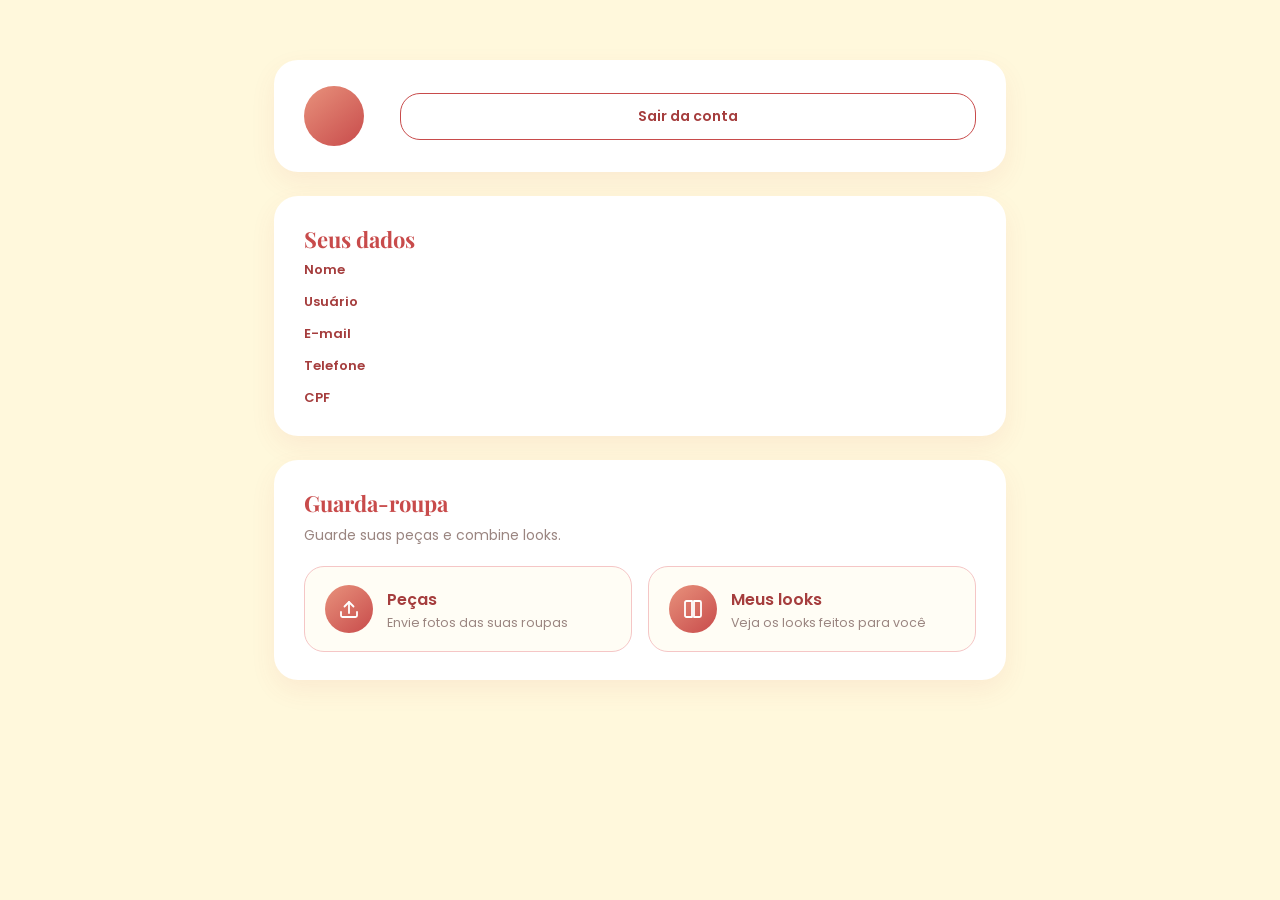
<file: perfil.html>
<!DOCTYPE html>
<html lang="pt-BR">
<head>
    <meta charset="UTF-8">
    <meta name="viewport" content="width=device-width, initial-scale=1.0">
    <title>Meu perfil - Ariadne Zanardi</title>
    <link rel="stylesheet" href="./style/blog.css">
    <link rel="icon" type="image/png" href="./images/logo.png">
    <link href="https://fonts.googleapis.com/css2?family=Playfair+Display:ital,wght@0,400;0,600;0,700;1,400&family=Poppins:wght@300;400;500;600&display=swap" rel="stylesheet">
</head>
<body>
    <div id="header-placeholder"></div>

    <section class="profile-wrap" id="profileWrap" hidden>
        <!-- ---------- Cabeçalho do perfil ---------- -->
        <div class="profile-header">
            <span class="avatar-circle" id="profileAvatar"></span>
            <div class="profile-header-text">
                <h1 id="profileNome"></h1>
                <p id="profileUsername"></p>
            </div>
            <button type="button" class="btn-reset" id="logoutBtn">Sair da conta</button>
        </div>

        <!-- ---------- Dados da conta ---------- -->
        <div class="profile-info-card">
            <h2>Seus dados</h2>
            <dl class="info-list">
                <dt>Nome</dt><dd id="infoNome"></dd>
                <dt>Usuário</dt><dd id="infoUsername"></dd>
                <dt>E-mail</dt><dd id="infoEmail"></dd>
                <dt>Telefone</dt><dd id="infoTelefone"></dd>
                <dt>CPF</dt><dd id="infoCpf"></dd>
            </dl>
        </div>

        <!-- ---------- Guarda-roupa: atalhos ---------- -->
        <div class="profile-actions-card">
            <h2>Guarda-roupa</h2>
            <p class="hint">Guarde suas peças e combine looks.</p>

            <div class="profile-actions">
                <a href="peca.html" class="profile-action" id="actionPecas">
                    <span class="profile-action-icon">
                        <svg viewBox="0 0 24 24" width="24" height="24" fill="none" stroke="currentColor" stroke-width="1.8" stroke-linecap="round" stroke-linejoin="round" aria-hidden="true">
                            <path d="M12 16V5"/>
                            <path d="M7.5 9.5L12 5l4.5 4.5"/>
                            <path d="M4 15v3.5A1.5 1.5 0 0 0 5.5 20h13a1.5 1.5 0 0 0 1.5-1.5V15"/>
                        </svg>
                    </span>
                    <span class="profile-action-text">
                        <strong>Peças</strong>
                        <small>Envie fotos das suas roupas</small>
                    </span>
                </a>

                <!-- Função de administrador (ainda sem controle de admin) -->
                <a href="montar-look.html" class="profile-action" id="actionMontarLook" hidden>
                    <span class="profile-action-icon">
                        <svg viewBox="0 0 24 24" width="24" height="24" fill="none" stroke="currentColor" stroke-width="1.8" stroke-linecap="round" stroke-linejoin="round" aria-hidden="true">
                            <path d="M8 4L3 7.5l2.5 4L8 10v10h8V10l2.5 1.5 2.5-4L16 4c-.6 1.6-2 2.5-4 2.5S8.6 5.6 8 4z"/>
                        </svg>
                    </span>
                    <span class="profile-action-text">
                        <strong>Montar look <em class="profile-action-badge">Admin</em></strong>
                        <small>Combine as peças guardadas</small>
                    </span>
                </a>

                <!-- Lookbook: onde a cliente vê os looks montados pela stylist -->
                <a href="lookbook.html" class="profile-action" id="actionLookbook">
                    <span class="profile-action-icon">
                        <svg viewBox="0 0 24 24" width="24" height="24" fill="none" stroke="currentColor" stroke-width="1.8" stroke-linecap="round" stroke-linejoin="round" aria-hidden="true">
                            <path d="M4 5.5A1.5 1.5 0 0 1 5.5 4H11v16H5.5A1.5 1.5 0 0 1 4 18.5v-13z"/>
                            <path d="M13 4h5.5A1.5 1.5 0 0 1 20 5.5v13a1.5 1.5 0 0 1-1.5 1.5H13V4z"/>
                        </svg>
                    </span>
                    <span class="profile-action-text">
                        <strong>Meus looks</strong>
                        <small>Veja os looks feitos para você</small>
                    </span>
                </a>

                <!-- Função de administrador (ainda sem controle de admin) -->
                <a href="admin-blog.html" class="profile-action" id="actionPublicarBlog" hidden>
                    <span class="profile-action-icon">
                        <svg viewBox="0 0 24 24" width="24" height="24" fill="none" stroke="currentColor" stroke-width="1.8" stroke-linecap="round" stroke-linejoin="round" aria-hidden="true">
                            <path d="M4 20h4l10.5-10.5a2.1 2.1 0 0 0-3-3L5 17v3z"/>
                            <path d="M13.5 8.5l3 3"/>
                        </svg>
                    </span>
                    <span class="profile-action-text">
                        <strong>Publicar no blog <em class="profile-action-badge">Admin</em></strong>
                        <small>Cadastre e gerencie os posts</small>
                    </span>
                </a>
            </div>
        </div>
    </section>

    <div id="footer-placeholder"></div>
    <script type="module" src="./database/layout.js"></script>

    <script type="module" src="./database/navAuth.js"></script>
    <script type="module">
        import { azRequireAuth, azGetCurrentUser, azLogout, azUpdateCurrentUser } from './database/perfilAuth.js';

        const manequimLabels = {
            PP: 'PP', P: 'P', M: 'M', G: 'G', GG: 'GG', EG: 'EG'
        };

        /* Liga um evento só se o elemento existir na página */
        function on(id, eventName, handler) {
            const el = document.getElementById(id);
            if (el) el.addEventListener(eventName, handler);
        }

        function hasAnyMeasurement(m) {
            if (!m) return false;
            return ['altura', 'busto', 'cintura', 'quadril', 'manequim', 'calcado']
                .some(key => m[key] !== null && m[key] !== undefined && m[key] !== '');
        }

        function fillMeasurementsForm(m) {
            document.getElementById('mAltura').value = (m && m.altura) || '';
            document.getElementById('mBusto').value = (m && m.busto) || '';
            document.getElementById('mCintura').value = (m && m.cintura) || '';
            document.getElementById('mQuadril').value = (m && m.quadril) || '';
            document.getElementById('mManequim').value = (m && m.manequim) || '';
            document.getElementById('mCalcado').value = (m && m.calcado) || '';
        }

        function renderMeasurementsSummary(m) {
            const list = document.getElementById('measurementsList');
            if (!list) return;

            const rows = [
                ['Altura', m.altura ? m.altura + ' cm' : null],
                ['Busto', m.busto ? m.busto + ' cm' : null],
                ['Cintura', m.cintura ? m.cintura + ' cm' : null],
                ['Quadril', m.quadril ? m.quadril + ' cm' : null],
                ['Manequim', m.manequim ? manequimLabels[m.manequim] || m.manequim : null],
                ['Calçado', m.calcado || null]
            ].filter(([, value]) => value);

            list.innerHTML = rows.length
                ? rows.map(([label, value]) => '<dt>' + label + '</dt><dd>' + value + '</dd>').join('')
                : '<dt>—</dt><dd>Nenhuma medida informada ainda.</dd>';
        }

        function showBannerState(user) {
            const banner = document.getElementById('completeBanner');
            if (!banner) return;

            const dismissedKey = 'az_dismiss_banner_' + user.id;
            const dismissed = sessionStorage.getItem(dismissedKey) === '1';

            banner.hidden = Boolean(user.measurements) || dismissed;
        }

        function showMeasurementsState(user) {
            const form = document.getElementById('measurementsForm');
            const summary = document.getElementById('measurementsSummary');
            if (!form || !summary) return;

            if (user.measurements) {
                form.hidden = true;
                summary.hidden = false;
                renderMeasurementsSummary(user.measurements);
            } else {
                form.hidden = true;
                summary.hidden = true;
            }
        }

        function initProfilePage(user) {
            document.getElementById('profileWrap').hidden = false;

            document.getElementById('profileAvatar').textContent = user.nome.charAt(0).toUpperCase();
            document.getElementById('profileNome').textContent = user.nome;
            document.getElementById('profileUsername').textContent = '@' + user.username;

            document.getElementById('infoNome').textContent = user.nome;
            document.getElementById('infoUsername').textContent = '@' + user.username;
            document.getElementById('infoEmail').textContent = user.email;
            document.getElementById('infoTelefone').textContent = user.telefone || 'Não informado';
            document.getElementById('infoCpf').textContent = user.cpf || 'Não informado';

            const isAdmin = user.tipo_usuario === 'administradora';

            // Funcionalidades exclusivas da administradora
            document.getElementById('actionMontarLook').hidden = !isAdmin;
            document.getElementById('actionPublicarBlog').hidden = !isAdmin;

            showBannerState(user);
            showMeasurementsState(user);

            on('completeNowBtn', 'click', () => {
                document.getElementById('completeBanner').hidden = true;
                document.getElementById('measurementsSummary').hidden = true;
                fillMeasurementsForm(user.measurements);
                document.getElementById('measurementsForm').hidden = false;
            });

            on('dismissBannerBtn', 'click', () => {
                sessionStorage.setItem('az_dismiss_banner_' + user.id, '1');
                document.getElementById('completeBanner').hidden = true;
            });

            on('editMeasurementsBtn', 'click', () => {
                document.getElementById('measurementsSummary').hidden = true;
                fillMeasurementsForm(user.measurements);
                document.getElementById('measurementsForm').hidden = false;
            });

            on('cancelMeasurementsBtn', 'click', async () => {
                document.getElementById('measurementsForm').hidden = true;
                const current = await azGetCurrentUser();
                showBannerState(current);
                showMeasurementsState(current);
            });

            on('saveMeasurementsBtn', 'click', async () => {
                const measurements = {
                    altura: document.getElementById('mAltura').value.trim(),
                    busto: document.getElementById('mBusto').value.trim(),
                    cintura: document.getElementById('mCintura').value.trim(),
                    quadril: document.getElementById('mQuadril').value.trim(),
                    manequim: document.getElementById('mManequim').value,
                    calcado: document.getElementById('mCalcado').value.trim()
                };

                const updated = await azUpdateCurrentUser({ measurements });
                const statusEl = document.getElementById('measurementsStatus');

                if (!updated) {
                    statusEl.textContent = 'Não foi possível salvar agora. Tenta de novo?';
                    return;
                }

                statusEl.textContent = '';
                document.getElementById('measurementsForm').hidden = true;
                showBannerState(updated);
                showMeasurementsState(updated);
            });

            on('logoutBtn', 'click', async () => {
                await azLogout();
                window.location.href = 'blog.html';
            });
        }

        (async () => {
            const currentUser = await azRequireAuth();
            if (currentUser) {
                initProfilePage(currentUser);
            }
        })();

        document.getElementById('year').textContent = new Date().getFullYear();
    </script>

</body>
</html>
</file>
<file: style/index.css>
* {
    margin: 0;
    padding: 0;
    box-sizing: border-box;
}

html {
    /* evita que a página role de lado por causa da hero-image absoluta */
    overflow-x: hidden;
}

body {
    font-family: 'Poppins', sans-serif;
    background-color: #FFF8DC;
    color: #333;
    overflow-x: hidden;
}

img {
    max-width: 100%;
    display: block;
}

/* Header */
header {
    background-color: #F5C6C6;
    padding: 15px clamp(20px, 5vw, 60px);
    display: flex;
    justify-content: space-between;
    align-items: center;
    flex-wrap: wrap;
    gap: 12px;
}

.logo {
    width: clamp(60px, 7vw, 110px);
    height: auto;
}

nav {
    display: flex;
    flex-wrap: wrap;
    gap: clamp(14px, 3vw, 35px);
    align-items: center;
    justify-content: flex-end;
}

nav a {
    text-decoration: none;
    color: #333;
    font-size: clamp(14px, 1.6vw, 16px);
    font-weight: 500;
    transition: color 0.3s;
    white-space: nowrap;
}

nav a:hover {
    color: #C84B4B;
}

nav a.active {
    color: #C84B4B;
    text-decoration: underline;
    text-underline-offset: 4px;
}

.btn-entrar {
    background-color: #C84B4B;
    color: white;
    padding: 8px 22px;
    border-radius: 20px;
    text-decoration: none;
    font-size: 15px;
    font-weight: 500;
    transition: background-color 0.3s;
}

.btn-entrar:hover {
    background-color: #A53D3D;
}

/* Hero Section */
.hero {
    display: flex;
    align-items: center;
    justify-content: space-between;
    gap: 60px;
    padding: 0;
    position: relative;
    overflow: hidden;
    min-height: 600px;
}

.hero-content {
    flex: 1;
    position: relative;
    /* padding-left fluido: encolhe em telas menores em vez de empurrar o texto pra fora */
    padding: 60px clamp(24px, 6vw, 60px) 60px clamp(24px, 10vw, 160px);
    z-index: 2;
    min-width: 280px;
}

.heart-img {
    width: clamp(28px, 3vw, 46px);
    height: auto;
    margin-bottom: 14px;
}

.hero h1 {
    font-family: 'Playfair Display', serif;
    font-size: clamp(32px, 5vw, 58px);
    color: #C84B4B;
    margin-bottom: 20px;
    line-height: 1.15;
}

.hero p {
    font-size: clamp(16px, 2vw, 20px);
    color: #333;
    margin-bottom: 30px;
    max-width: 480px;
    line-height: 1.5;
}

.btn-hero {
    display: inline-block;
    background-color: #C84B4B;
    color: white;
    padding: 12px 32px;
    border-radius: 20px;
    text-decoration: none;
    font-size: clamp(15px, 1.6vw, 18px);
    font-weight: 500;
    transition: background-color 0.3s;
}

.btn-hero:hover {
    background-color: #A53D3D;
}

.hero-image {
    position: absolute;
    right: 0;
    top: 0;
    width: 55vw;
    height: 100%;
    overflow: hidden;
}

.hero-image img {
    width: 100%;
    height: 100%;
    object-fit: cover;
    object-position: center;
}

.hero-image::before {
    content: '';
    position: absolute;
    top: 0;
    left: 0;
    width: 120px;
    height: 100%;
    background: linear-gradient(to right, #FFF8DC 0%, #FFF8DC 30%, transparent 100%);
    z-index: 1;
    pointer-events: none;
}

.hero-image::after {
    content: '';
    position: absolute;
    top: 0;
    left: 0;
    width: 200px;
    height: 100%;
    background: linear-gradient(to right, #FFF8DC 0%, transparent 100%);
    filter: blur(20px);
    z-index: 1;
    pointer-events: none;
}

/* About Section */
.about {
    display: flex;
    align-items: center;
    gap: 70px;
    padding: 80px clamp(24px, 6vw, 100px);
    max-width: 1400px;
    margin: 0 auto;
}

.about-image {
    flex-shrink: 0;
    width: 380px;
    height: 520px;
    border-radius: 35px;
    overflow: hidden;
    box-shadow: 12px 12px 0px #E8927C;
    background-color: #ddd;
}

.about-image img {
    width: 100%;
    height: 100%;
    object-fit: cover;
}

.about-content {
    flex: 1;
    position: relative;
    min-width: 280px;
}

.sparkle-icon {
    position: absolute;
    top: 10px;
    right: 80px;
    font-size: 48px;
    color: #C84B4B;
}

.about-content h2 {
    font-family: 'Playfair Display', serif;
    font-size: clamp(32px, 4.5vw, 52px);
    color: #C84B4B;
    margin-bottom: 15px;
}

.about-content .subtitle {
    font-size: clamp(18px, 2.2vw, 24px);
    color: #333;
    margin-bottom: 30px;
}

.about-content p {
    font-size: clamp(16px, 1.8vw, 22px);
    color: #333;
    line-height: 1.5;
    margin-bottom: 35px;
    max-width: 700px;
}

.btn-blog {
    display: inline-block;
    background-color: #C84B4B;
    color: white;
    padding: 14px 36px;
    border-radius: 25px;
    text-decoration: none;
    font-size: clamp(16px, 1.8vw, 20px);
    font-weight: 500;
    transition: background-color 0.3s;
}

.btn-blog:hover {
    background-color: #A53D3D;
}

/* ---------- Footer ---------- */
footer {
    background-color: #F5C6C6;
    padding: 50px clamp(24px, 6vw, 100px) 34px;
}

.footer-inner {
    max-width: 1400px;
    margin: 0 auto;
    display: flex;
    flex-wrap: wrap;
    gap: 34px;
    justify-content: space-between;
    align-items: flex-start;
}

.footer-brand {
    font-family: 'Playfair Display', serif;
    font-style: italic;
    font-size: 30px;
    color: #C84B4B;
}

.footer-brand small {
    display: block;
    font-family: 'Poppins', sans-serif;
    font-style: normal;
    font-size: 13px;
    font-weight: 400;
    color: #8a5f5f;
    margin-top: 6px;
    letter-spacing: 0.4px;
}

.footer-social {
    display: flex;
    gap: 22px;
    flex-wrap: wrap;
}

.footer-social a {
    text-decoration: none;
    font-size: 14px;
    font-weight: 500;
    color: #A53D3D;
}

.footer-social a:hover {
    text-decoration: underline;
    text-underline-offset: 4px;
}

.footer-bottom {
    max-width: 1400px;
    margin: 34px auto 0;
    border-top: 1.5px solid rgba(165, 61, 61, 0.25);
    padding-top: 18px;
    font-size: 13px;
    color: #8a5f5f;
    text-align: center;
}

/* ==========================================================
   RESPONSIVE
   ========================================================== */

/* Notebooks/telas médias: alivia o respiro lateral do hero antes
   de chegar no ponto em que ele empilha */
@media (max-width: 1200px) {
    .hero-content {
        padding-left: clamp(24px, 7vw, 100px);
    }

    .hero-image {
        width: 50vw;
    }

    .about {
        gap: 40px;
    }

    .about-image {
        width: 300px;
        height: 400px;
    }
}

/* Tablet: empilha hero e about */
@media (max-width: 900px) {
    .hero {
        flex-direction: column;
        padding: 40px 30px;
        text-align: center;
        min-height: auto;
    }

    .hero-content {
        padding: 0;
        max-width: 100%;
        min-width: 0;
    }

    .heart-img {
        margin-left: auto;
        margin-right: auto;
    }

    .hero p {
        margin-left: auto;
        margin-right: auto;
    }

    .hero-image {
        position: relative;
        width: 100%;
        height: 400px;
        margin-top: 30px;
    }

    .hero-image::before,
    .hero-image::after {
        display: none;
    }

    .about {
        flex-direction: column;
        padding: 40px 30px;
        text-align: center;
    }

    .about-image {
        width: 300px;
        height: 400px;
    }

    .sparkle-icon {
        display: none;
    }

    .about-content p {
        margin-left: auto;
        margin-right: auto;
    }

    .footer-inner {
        justify-content: center;
        text-align: center;
    }

    .footer-social {
        justify-content: center;
    }
}

/* Celulares */
@media (max-width: 600px) {
    header {
        justify-content: center;
        text-align: center;
    }

    nav {
        justify-content: center;
    }

    .hero {
        padding: 30px 20px;
    }

    .hero-image {
        height: 300px;
    }

    .btn-hero,
    .btn-blog {
        width: 100%;
        text-align: center;
    }

    .about {
        padding: 40px 20px;
    }

    .about-image {
        width: 100%;
        max-width: 300px;
        height: 340px;
    }

    footer {
        padding-bottom: 24px;
    }

    .footer-inner {
        gap: 20px;
    }
}

/* Celulares bem pequenos */
@media (max-width: 380px) {
    .hero h1 {
        font-size: 28px;
    }

    .about-content h2 {
        font-size: 28px;
    }

    nav {
        gap: 10px;
    }

    nav a {
        font-size: 13px;
    }
}
</file>
<file: style/blog.css>
/* ==========================================================
   BLOG - Ariadne Zanardi
   Arquivo: style/blog.css
   Paleta: creme #FFF8DC | rosa #F5C6C6 | vermelho #C84B4B
           coral #E8927C | texto #333
   Fontes: Playfair Display (títulos) + Poppins (texto)
   ========================================================== */

* {
    margin: 0;
    padding: 0;
    box-sizing: border-box;
}

body {
    font-family: 'Poppins', sans-serif;
    background-color: #FFF8DC;
    color: #333;
}

img { display: block; }

/* ---------- Header (mesmo do index) ---------- */
header {
    background-color: #F5C6C6;
    padding: 15px 60px;
    display: flex;
    justify-content: space-between;
    align-items: center;
}

.logo-link {
    display: flex;
    align-items: center;
    text-decoration: none;
}

.logo {
    width: 7vw;
    height: auto;
}

/* fallback usado apenas no preview do protótipo */
.logo-broken { display: none; }

.logo-fallback {
    display: none;
    font-family: 'Playfair Display', serif;
    font-style: italic;
    font-weight: 700;
    font-size: 26px;
    color: #C84B4B;
    letter-spacing: 1px;
}

.logo-fallback.show { display: block; }

nav {
    display: flex;
    gap: 35px;
    align-items: center;
}

nav a {
    text-decoration: none;
    color: #333;
    font-size: 16px;
    font-weight: 500;
    transition: color 0.3s;
}

nav a:hover { color: #C84B4B; }

nav a.active {
    color: #C84B4B;
    text-decoration: underline;
    text-underline-offset: 4px;
}

.btn-entrar {
    background-color: #C84B4B;
    color: white;
    padding: 8px 22px;
    border-radius: 20px;
    text-decoration: none;
    font-size: 15px;
    font-weight: 500;
    transition: background-color 0.3s;
}

.btn-entrar:hover { background-color: #A53D3D; }

/* ---------- Capa do blog (formato revista) ---------- */
.blog-cover {
    display: flex;
    align-items: center;
    justify-content: space-between;
    gap: 50px;
    max-width: 1400px;
    margin: 0 auto;
    padding: 70px 100px 60px;
}

.cover-text {
    flex: 1;
    position: relative;
}

.eyebrow {
    display: inline-block;
    font-size: 13px;
    font-weight: 600;
    letter-spacing: 3px;
    text-transform: uppercase;
    color: #C84B4B;
    background-color: #F5C6C6;
    padding: 6px 18px;
    border-radius: 20px;
    margin-bottom: 22px;
}

.cover-text h1 {
    font-family: 'Playfair Display', serif;
    font-size: 58px;
    line-height: 1.12;
    color: #C84B4B;
    margin-bottom: 20px;
}

.cover-text h1 em {
    font-style: italic;
    color: #E8927C;
}

.cover-text .lead {
    font-size: 19px;
    line-height: 1.55;
    max-width: 520px;
    margin-bottom: 28px;
}

.author-strip {
    display: flex;
    align-items: center;
    gap: 14px;
}

.author-avatar {
    width: 52px;
    height: 52px;
    border-radius: 50%;
    background: linear-gradient(140deg, #E8927C, #C84B4B);
    color: #fff;
    font-family: 'Playfair Display', serif;
    font-size: 20px;
    display: flex;
    align-items: center;
    justify-content: center;
    flex-shrink: 0;
}

.author-strip .who {
    font-size: 15px;
    font-weight: 600;
    line-height: 1.3;
}

.author-strip .role {
    font-size: 13px;
    font-weight: 400;
    color: #8a6f65;
}

.cover-photo {
    flex-shrink: 0;
    width: 420px;
    height: 540px;
    border-radius: 35px;
    overflow: hidden;
    box-shadow: 12px 12px 0px #E8927C;
    background-color: #f1dcdc;
}

.cover-photo img {
    width: 100%;
    height: 100%;
    object-fit: cover;
}

/* ---------- Títulos de seção ---------- */
.section-label {
    display: flex;
    align-items: center;
    gap: 16px;
    margin-bottom: 26px;
}

.section-label h2 {
    font-family: 'Playfair Display', serif;
    font-size: 34px;
    color: #C84B4B;
    white-space: nowrap;
}

.section-label .line {
    flex: 1;
    height: 2px;
    background-color: #F5C6C6;
}

.tag {
    display: inline-block;
    align-self: flex-start;
    background-color: #F5C6C6;
    color: #A53D3D;
    font-size: 12px;
    font-weight: 600;
    letter-spacing: 1.2px;
    text-transform: uppercase;
    padding: 5px 14px;
    border-radius: 14px;
    margin-bottom: 18px;
}

.meta {
    font-size: 13px;
    color: #9a8580;
    letter-spacing: 0.3px;
    margin-bottom: 26px;
}

/* botão principal (usado em vários lugares) */
.btn-blog {
    display: inline-block;
    align-self: flex-start;
    background-color: #C84B4B;
    color: white;
    padding: 14px 36px;
    border-radius: 25px;
    text-decoration: none;
    font-size: 17px;
    font-weight: 500;
    transition: background-color 0.3s;
    border: none;
    cursor: pointer;
    font-family: 'Poppins', sans-serif;
}

.btn-blog:hover { background-color: #A53D3D; }

/* ---------- Filtros ---------- */
.feed-wrap {
    max-width: 1400px;
    margin: 0 auto;
    padding: 0 100px 40px;
}

.feed-head {
    display: flex;
    align-items: flex-end;
    justify-content: space-between;
    flex-wrap: wrap;
    gap: 20px;
    border-top: 2px solid #F5C6C6;
    padding-top: 40px;
    margin-bottom: 34px;
}

.feed-head h2 {
    font-family: 'Playfair Display', serif;
    font-size: 42px;
    color: #C84B4B;
}

.feed-head .hint {
    font-size: 14px;
    color: #9a8580;
    margin-top: 6px;
}

.chips {
    display: flex;
    flex-wrap: wrap;
    gap: 10px;
}

.chip {
    font-family: 'Poppins', sans-serif;
    font-size: 14px;
    font-weight: 500;
    color: #A53D3D;
    background-color: transparent;
    border: 1.5px solid #E8927C;
    padding: 8px 20px;
    border-radius: 22px;
    cursor: pointer;
    transition: all 0.25s;
}

.chip:hover { background-color: #F5C6C6; }

.chip.active {
    background-color: #C84B4B;
    border-color: #C84B4B;
    color: #fff;
}

/* ---------- Grade de posts ---------- */
.grid {
    display: grid;
    grid-template-columns: repeat(auto-fill, minmax(310px, 1fr));
    gap: 34px;
}

.card {
    background-color: #fff;
    border-radius: 24px;
    overflow: hidden;
    display: flex;
    flex-direction: column;
    box-shadow: 0 10px 26px rgba(200, 75, 75, 0.08);
    transition: transform 0.3s, box-shadow 0.3s;
}

.card:hover {
    transform: translateY(-6px);
    box-shadow: 0 20px 36px rgba(200, 75, 75, 0.16);
}

.card-media {
    position: relative;
    height: 290px;
    background-color: #f1dcdc;
    overflow: hidden;
}

.card-media img {
    width: 100%;
    height: 100%;
    object-fit: cover;
    transition: transform 0.5s;
}

.card:hover .card-media img { transform: scale(1.05); }

.card-media .tag {
    position: absolute;
    top: 16px;
    left: 16px;
    margin: 0;
    background-color: rgba(255, 248, 220, 0.92);
}

.icon-btn {
    position: absolute;
    top: 14px;
    right: 14px;
    width: 38px;
    height: 38px;
    border-radius: 50%;
    border: none;
    background-color: rgba(255, 255, 255, 0.92);
    color: #C84B4B;
    font-size: 19px;
    line-height: 1;
    cursor: pointer;
    transition: background-color 0.25s, transform 0.2s;
}

.icon-btn:hover { transform: scale(1.08); }

.icon-btn.saved {
    background-color: #C84B4B;
    color: #fff;
}

.card-body {
    padding: 24px 26px 26px;
    display: flex;
    flex-direction: column;
    flex: 1;
}

.card-body h3 {
    font-family: 'Playfair Display', serif;
    font-size: 25px;
    line-height: 1.28;
    margin: 6px 0 12px;
}

.card-body h3 a {
    color: #333;
    text-decoration: none;
    transition: color 0.25s;
}

.card-body h3 a:hover { color: #C84B4B; }

.excerpt {
    font-size: 15px;
    line-height: 1.6;
    color: #6b5a55;
    margin-bottom: 20px;
}

.card-foot {
    margin-top: auto;
    display: flex;
    align-items: center;
    justify-content: space-between;
    border-top: 1.5px dashed #F5C6C6;
    padding-top: 16px;
}

.like-btn {
    background: none;
    border: none;
    font-family: 'Poppins', sans-serif;
    font-size: 14px;
    color: #A53D3D;
    cursor: pointer;
    display: flex;
    align-items: center;
    gap: 7px;
}

.like-btn.liked { font-weight: 600; }

.read {
    font-size: 14px;
    font-weight: 600;
    color: #C84B4B;
    text-decoration: none;
}

.read:hover {
    text-decoration: underline;
    text-underline-offset: 3px;
}

.empty-state {
    text-align: center;
    padding: 50px 20px;
    font-size: 17px;
    color: #9a8580;
}

/* ---------- Comentários ---------- */
.comments-wrap {
    max-width: 900px;
    margin: 0 auto;
    padding: 70px 100px 20px;
}

.comments-wrap h2 {
    font-family: 'Playfair Display', serif;
    font-size: 38px;
    color: #C84B4B;
    margin-bottom: 10px;
}

.comments-wrap .hint {
    font-size: 14px;
    color: #9a8580;
    margin-bottom: 32px;
}

.comment-form {
    background-color: #fff;
    border-radius: 22px;
    padding: 24px;
    box-shadow: 0 10px 26px rgba(200, 75, 75, 0.08);
    margin-bottom: 34px;
}

.form-row {
    display: flex;
    gap: 14px;
    flex-wrap: wrap;
    margin-bottom: 14px;
}

.comment-form input,
.comment-form textarea {
    font-family: 'Poppins', sans-serif;
    font-size: 15px;
    color: #333;
    border: 1.5px solid #F5C6C6;
    background-color: #FFFDF5;
    border-radius: 14px;
    padding: 13px 16px;
    width: 100%;
    resize: vertical;
}

.comment-form input:focus,
.comment-form textarea:focus {
    outline: none;
    border-color: #C84B4B;
}

.form-row input {
    flex: 1;
    min-width: 200px;
}

.comment-form .actions {
    display: flex;
    align-items: center;
    justify-content: space-between;
    gap: 16px;
    flex-wrap: wrap;
    margin-top: 16px;
}

.comment-form .actions span {
    font-size: 13px;
    color: #9a8580;
}

.comment-list {
    display: flex;
    flex-direction: column;
    gap: 18px;
}

.comment {
    display: flex;
    gap: 16px;
    background-color: #fff;
    border-radius: 20px;
    padding: 20px 22px;
    box-shadow: 0 8px 20px rgba(200, 75, 75, 0.06);
}

.comment .bubble-avatar {
    width: 44px;
    height: 44px;
    border-radius: 50%;
    flex-shrink: 0;
    background-color: #F5C6C6;
    color: #A53D3D;
    font-weight: 600;
    display: flex;
    align-items: center;
    justify-content: center;
}

.comment .c-head {
    display: flex;
    align-items: baseline;
    gap: 10px;
    flex-wrap: wrap;
    margin-bottom: 6px;
}

.comment .c-name {
    font-weight: 600;
    font-size: 15px;
}

.comment .c-date {
    font-size: 12px;
    color: #9a8580;
}

.comment .c-text {
    font-size: 15px;
    line-height: 1.6;
    color: #5a4a45;
}

.comment.author-reply {
    background-color: #FFF1F1;
    margin-left: 40px;
}

.badge-autora {
    font-size: 11px;
    font-weight: 600;
    text-transform: uppercase;
    letter-spacing: 0.8px;
    color: #fff;
    background-color: #C84B4B;
    padding: 3px 10px;
    border-radius: 10px;
}

/* ---------- Newsletter / e-mail ---------- */
.newsletter {
    max-width: 900px;
    margin: 50px auto 0;
    padding: 0 100px;
}

.newsletter-inner {
    background-color: #fff;
    border: 2px dashed #E8927C;
    border-radius: 26px;
    padding: 40px;
    text-align: center;
}

.newsletter-inner h2 {
    font-family: 'Playfair Display', serif;
    font-size: 32px;
    color: #C84B4B;
    margin-bottom: 10px;
}

.newsletter-inner p {
    font-size: 15px;
    color: #6b5a55;
    margin-bottom: 24px;
}

.newsletter-form {
    display: flex;
    gap: 12px;
    justify-content: center;
    flex-wrap: wrap;
}

.newsletter-form input {
    font-family: 'Poppins', sans-serif;
    font-size: 15px;
    border: 1.5px solid #F5C6C6;
    background-color: #FFFDF5;
    border-radius: 22px;
    padding: 13px 20px;
    min-width: 260px;
}

.newsletter-form input:focus {
    outline: none;
    border-color: #C84B4B;
}

.newsletter-status {
    margin-top: 18px;
    font-size: 14px;
    font-weight: 500;
    color: #C84B4B;
    min-height: 20px;
}

/* ---------- Área da Autora ---------- */
.author-area {
    max-width: 900px;
    margin: 60px auto 90px;
    padding: 0 100px;
}

.author-toggle {
    width: 100%;
    text-align: left;
    background-color: #fff;
    border: 1.5px solid #F5C6C6;
    border-radius: 20px;
    padding: 20px 26px;
    cursor: pointer;
    font-family: 'Poppins', sans-serif;
    font-size: 16px;
    font-weight: 600;
    color: #A53D3D;
    display: flex;
    justify-content: space-between;
    align-items: center;
    gap: 16px;
}

.author-toggle .lock {
    font-size: 13px;
    font-weight: 400;
    color: #9a8580;
}

.author-panel {
    display: none;
    background-color: #fff;
    border-radius: 20px;
    padding: 28px;
    margin-top: 14px;
    box-shadow: 0 14px 30px rgba(200, 75, 75, 0.10);
}

.author-panel.open { display: block; }

.author-panel h3 {
    font-family: 'Playfair Display', serif;
    font-size: 26px;
    color: #C84B4B;
    margin-bottom: 6px;
}

.author-panel .note {
    font-size: 13px;
    color: #9a8580;
    margin-bottom: 20px;
    line-height: 1.6;
}

.author-panel input,
.author-panel textarea,
.author-panel select {
    font-family: 'Poppins', sans-serif;
    font-size: 15px;
    color: #333;
    border: 1.5px solid #F5C6C6;
    background-color: #FFFDF5;
    border-radius: 14px;
    padding: 13px 16px;
    width: 100%;
    margin-bottom: 14px;
    resize: vertical;
}

.author-panel input:focus,
.author-panel textarea:focus,
.author-panel select:focus {
    outline: none;
    border-color: #C84B4B;
}

.author-status {
    font-size: 14px;
    font-weight: 500;
    color: #C84B4B;
    margin-top: 12px;
    min-height: 18px;
}

.author-divider {
    border: none;
    border-top: 1.5px dashed #F5C6C6;
    margin: 26px 0 20px;
}

.btn-reset {
    display: block;
    width: 100%;
    background-color: #fff;
    color: #A53D3D;
    border: 1.5px solid #C84B4B;
    padding: 12px 20px;
    border-radius: 20px;
    font-family: 'Poppins', sans-serif;
    font-size: 14px;
    font-weight: 600;
    cursor: pointer;
    transition: background-color 0.25s, color 0.25s;
}

.btn-reset:hover {
    background-color: #C84B4B;
    color: #fff;
}

.author-hint {
    font-size: 12.5px;
    color: #9a8580;
    margin-top: 10px;
    line-height: 1.6;
}

/* ---------- Upload de imagem do post ---------- */
.upload-box {
    display: flex;
    align-items: center;
    gap: 16px;
    border: 2px dashed #E8927C;
    background-color: #FFFDF5;
    border-radius: 16px;
    padding: 18px 20px;
    margin-bottom: 0;
    cursor: pointer;
    transition: background-color 0.25s, border-color 0.25s;
}

.upload-box:hover,
.upload-box.dragover {
    background-color: #FFF1F1;
    border-color: #C84B4B;
}

.upload-box.has-file {
    border-style: solid;
    border-color: #C84B4B;
}

.upload-icon {
    flex-shrink: 0;
    width: 46px;
    height: 46px;
    border-radius: 50%;
    background: linear-gradient(140deg, #E8927C, #C84B4B);
    color: #fff;
    font-size: 22px;
    display: flex;
    align-items: center;
    justify-content: center;
}

.upload-text { min-width: 0; }

.upload-text strong {
    display: block;
    font-size: 15px;
    font-weight: 600;
    color: #333;
    overflow: hidden;
    text-overflow: ellipsis;
    white-space: nowrap;
}

.upload-text small {
    display: block;
    font-size: 12.5px;
    color: #9a8580;
    margin-top: 3px;
    line-height: 1.5;
}

.upload-error {
    font-size: 13px;
    font-weight: 500;
    color: #C84B4B;
    margin: 8px 0 0;
    min-height: 0;
}

.upload-preview {
    position: relative;
    margin: 14px 0;
    border-radius: 16px;
    overflow: hidden;
    background-color: #f1dcdc;
}

.upload-preview img {
    width: 100%;
    max-height: 260px;
    object-fit: cover;
}

.btn-remove {
    position: absolute;
    right: 12px;
    bottom: 12px;
    font-family: 'Poppins', sans-serif;
    font-size: 13px;
    font-weight: 600;
    color: #fff;
    background-color: rgba(200, 75, 75, 0.92);
    border: none;
    padding: 8px 16px;
    border-radius: 16px;
    cursor: pointer;
    transition: background-color 0.25s;
}

.btn-remove:hover { background-color: #A53D3D; }

/* ---------- Estado inicial / sem posts ---------- */
.grid-empty {
    grid-column: 1 / -1;
    text-align: center;
    padding: 60px 20px;
    background-color: #fff;
    border-radius: 24px;
    box-shadow: 0 10px 26px rgba(200, 75, 75, 0.08);
    color: #9a8580;
    font-size: 16px;
}

.grid-empty strong {
    display: block;
    font-family: 'Playfair Display', serif;
    font-size: 24px;
    color: #C84B4B;
    margin-bottom: 8px;
}

/* ---------- Página de post individual (post.html) ---------- */
.post-page {
    max-width: 900px;
    margin: 0 auto;
    padding: 60px 100px 100px;
}

.post-back {
    display: inline-block;
    font-size: 14px;
    font-weight: 600;
    color: #C84B4B;
    text-decoration: none;
    margin-bottom: 30px;
}

.post-back:hover {
    text-decoration: underline;
    text-underline-offset: 3px;
}

.post-tag {
    margin-bottom: 18px;
}

.post-title {
    font-family: 'Playfair Display', serif;
    font-size: 46px;
    line-height: 1.2;
    color: #333;
    margin-bottom: 14px;
}

.post-meta {
    margin-bottom: 30px;
}

.post-hero {
    width: 100%;
    border-radius: 26px;
    overflow: hidden;
    background-color: #f1dcdc;
    margin-bottom: 34px;
}

.post-hero img {
    width: 100%;
    max-height: 520px;
    object-fit: cover;
}

.post-content {
    font-size: 18px;
    line-height: 1.75;
    color: #4a3d38;
}

.post-content p {
    margin-bottom: 22px;
}

.post-not-found {
    background-color: #fff;
    border-radius: 22px;
    padding: 40px;
    text-align: center;
    box-shadow: 0 10px 26px rgba(200, 75, 75, 0.08);
}

.post-not-found strong {
    display: block;
    font-family: 'Playfair Display', serif;
    font-size: 24px;
    color: #C84B4B;
    margin-bottom: 10px;
}

.post-not-found p {
    font-size: 15px;
    color: #6b5a55;
    line-height: 1.6;
}

@media (max-width: 900px) {
    .post-page {
        padding: 40px 25px 70px;
    }

    .post-title { font-size: 32px; }

    .post-content { font-size: 16px; }
}

/* ---------- Entrar / Criar conta (conta.html) ---------- */
.auth-wrap {
    max-width: 560px;
    margin: 0 auto;
    padding: 70px 24px 100px;
}

.auth-card {
    background-color: #fff;
    border-radius: 28px;
    padding: 34px 36px 40px;
    box-shadow: 0 18px 40px rgba(200, 75, 75, 0.10);
}

.auth-tabs {
    display: flex;
    gap: 8px;
    background-color: #FFF8DC;
    border-radius: 20px;
    padding: 6px;
    margin-bottom: 28px;
}

.auth-tab {
    flex: 1;
    border: none;
    background: none;
    font-family: 'Poppins', sans-serif;
    font-size: 15px;
    font-weight: 600;
    color: #A53D3D;
    padding: 10px 0;
    border-radius: 16px;
    cursor: pointer;
    transition: background-color 0.25s, color 0.25s;
}

.auth-tab.active {
    background-color: #C84B4B;
    color: #fff;
}

.auth-panel h2 {
    font-family: 'Playfair Display', serif;
    font-size: 28px;
    color: #C84B4B;
    margin-bottom: 8px;
}

.auth-panel .hint {
    font-size: 14px;
    color: #9a8580;
    margin-bottom: 24px;
    line-height: 1.6;
}

.auth-form .field {
    margin-bottom: 16px;
}

.auth-form label {
    display: block;
    font-size: 13px;
    font-weight: 600;
    color: #A53D3D;
    margin-bottom: 6px;
}

.auth-form input,
.auth-form select {
    font-family: 'Poppins', sans-serif;
    font-size: 15px;
    color: #333;
    border: 1.5px solid #F5C6C6;
    background-color: #FFFDF5;
    border-radius: 14px;
    padding: 12px 16px;
    width: 100%;
}

.auth-form input:focus,
.auth-form select:focus {
    outline: none;
    border-color: #C84B4B;
}

.auth-form input.input-error {
    border-color: #C84B4B;
    background-color: #FFF1F1;
}

.password-field {
    position: relative;
}

.password-field input {
    padding-right: 86px;
}

.toggle-password {
    position: absolute;
    right: 8px;
    top: 50%;
    transform: translateY(-50%);
    border: none;
    background: none;
    color: #C84B4B;
    font-size: 13px;
    font-weight: 600;
    cursor: pointer;
    padding: 6px 10px;
}

.field-error {
    display: block;
    font-size: 12.5px;
    color: #C84B4B;
    margin-top: 5px;
    min-height: 0;
}

.form-grid-2 {
    display: grid;
    grid-template-columns: 1fr 1fr;
    gap: 0 18px;
}

.auth-submit {
    width: 100%;
    text-align: center;
    margin-top: 6px;
}

.auth-status {
    font-size: 14px;
    font-weight: 500;
    color: #C84B4B;
    margin-top: 14px;
    min-height: 18px;
}

.auth-switch-text {
    text-align: center;
    font-size: 14px;
    color: #6b5a55;
    margin-top: 22px;
}

.link-button {
    border: none;
    background: none;
    color: #C84B4B;
    font-family: 'Poppins', sans-serif;
    font-size: 14px;
    font-weight: 600;
    cursor: pointer;
    text-decoration: underline;
    text-underline-offset: 3px;
    padding: 0;
}

/* ---------- Divisor "ou" + botão do Google ---------- */
.auth-divider {
    display: flex;
    align-items: center;
    gap: 14px;
    margin: 22px 0 18px;
    font-size: 13px;
    color: #9a8580;
}

.auth-divider::before,
.auth-divider::after {
    content: '';
    flex: 1;
    height: 1.5px;
    background-color: #F5C6C6;
}

.btn-google {
    display: flex;
    align-items: center;
    justify-content: center;
    gap: 12px;
    width: 100%;
    background-color: #fff;
    color: #3c4043;
    border: 1.5px solid #dadce0;
    border-radius: 25px;
    padding: 12px 20px;
    font-family: 'Poppins', sans-serif;
    font-size: 15px;
    font-weight: 500;
    cursor: pointer;
    transition: background-color 0.25s, box-shadow 0.25s, border-color 0.25s;
}

.btn-google:hover {
    background-color: #f8f9fa;
    border-color: #c6c9cc;
    box-shadow: 0 2px 8px rgba(0, 0, 0, 0.08);
}

.btn-google:focus-visible {
    outline: 2px solid #C84B4B;
    outline-offset: 2px;
}

.btn-ghost {
    background: none;
    border: none;
    color: #9a8580;
    font-family: 'Poppins', sans-serif;
    font-size: 14px;
    font-weight: 600;
    cursor: pointer;
    padding: 12px 18px;
    border-radius: 20px;
    transition: background-color 0.25s;
}

.btn-ghost:hover {
    background-color: #FFF1F1;
    color: #A53D3D;
}

/* ---------- Perfil (perfil.html) ---------- */
.profile-wrap {
    max-width: 780px;
    margin: 0 auto;
    padding: 60px 24px 100px;
    display: flex;
    flex-direction: column;
    gap: 24px;
}

.profile-header {
    display: flex;
    align-items: center;
    gap: 18px;
    background-color: #fff;
    border-radius: 24px;
    padding: 26px 30px;
    box-shadow: 0 10px 26px rgba(200, 75, 75, 0.08);
}

.avatar-circle {
    width: 60px;
    height: 60px;
    border-radius: 50%;
    background: linear-gradient(140deg, #E8927C, #C84B4B);
    color: #fff;
    font-family: 'Playfair Display', serif;
    font-size: 24px;
    display: flex;
    align-items: center;
    justify-content: center;
    flex-shrink: 0;
}

.profile-header-text {
    flex: 1;
}

.profile-header-text h1 {
    font-family: 'Playfair Display', serif;
    font-size: 26px;
    color: #333;
    margin-bottom: 2px;
}

.profile-header-text p {
    font-size: 14px;
    color: #9a8580;
}

.alert-banner {
    display: flex;
    align-items: flex-start;
    gap: 16px;
    background-color: #FFF1E6;
    border: 1.5px dashed #E8927C;
    border-radius: 22px;
    padding: 22px 26px;
}

.alert-icon {
    font-size: 26px;
    line-height: 1;
}

.alert-text {
    flex: 1;
}

.alert-text strong {
    display: block;
    font-size: 16px;
    color: #A53D3D;
    margin-bottom: 6px;
}

.alert-text p {
    font-size: 14px;
    color: #6b5a55;
    line-height: 1.55;
}

.alert-actions {
    display: flex;
    flex-direction: column;
    gap: 8px;
    flex-shrink: 0;
}

.alert-actions .btn-blog {
    padding: 10px 22px;
    font-size: 14px;
    white-space: nowrap;
}

.measurements-card,
.measurements-summary,
.profile-info-card {
    background-color: #fff;
    border-radius: 24px;
    padding: 28px 30px;
    box-shadow: 0 10px 26px rgba(200, 75, 75, 0.08);
}

.measurements-card h2,
.measurements-summary h2,
.profile-info-card h2 {
    font-family: 'Playfair Display', serif;
    font-size: 22px;
    color: #C84B4B;
    margin-bottom: 6px;
}

.measurements-card .hint {
    font-size: 14px;
    color: #9a8580;
    margin-bottom: 20px;
    line-height: 1.6;
}

.measurements-grid {
    display: grid;
    grid-template-columns: 1fr 1fr;
    gap: 0 18px;
    margin-bottom: 20px;
}

.measurements-grid .field {
    margin-bottom: 16px;
}

.measurements-grid label {
    display: block;
    font-size: 13px;
    font-weight: 600;
    color: #A53D3D;
    margin-bottom: 6px;
}

.measurements-grid input,
.measurements-grid select {
    font-family: 'Poppins', sans-serif;
    font-size: 15px;
    color: #333;
    border: 1.5px solid #F5C6C6;
    background-color: #FFFDF5;
    border-radius: 14px;
    padding: 11px 14px;
    width: 100%;
}

.measurements-grid input:focus,
.measurements-grid select:focus {
    outline: none;
    border-color: #C84B4B;
}

.measurements-actions {
    display: flex;
    gap: 12px;
    align-items: center;
}

.measurements-actions .btn-blog {
    padding: 11px 28px;
    font-size: 15px;
}

.measurements-summary-head {
    display: flex;
    align-items: baseline;
    justify-content: space-between;
    margin-bottom: 14px;
}

.info-list {
    display: grid;
    grid-template-columns: 140px 1fr;
    row-gap: 12px;
}

.info-list dt {
    font-size: 13px;
    font-weight: 600;
    color: #A53D3D;
}

.info-list dd {
    font-size: 15px;
    color: #333;
}


.profile-actions-card {
    background-color: #fff;
    border-radius: 24px;
    padding: 28px 30px;
    box-shadow: 0 10px 26px rgba(200, 75, 75, 0.08);
}

.profile-actions-card h2 {
    font-family: 'Playfair Display', serif;
    font-size: 22px;
    color: #C84B4B;
    margin-bottom: 6px;
}

.profile-actions-card .hint {
    font-size: 14px;
    color: #9a8580;
    margin-bottom: 20px;
    line-height: 1.6;
}

.profile-actions {
    display: grid;
    grid-template-columns: 1fr 1fr;
    gap: 16px;
}

.profile-action {
    display: flex;
    align-items: center;
    gap: 14px;
    padding: 18px 20px;
    background-color: #FFFDF5;
    border: 1.5px solid #F5C6C6;
    border-radius: 20px;
    text-decoration: none;
    color: #333;
    transition: transform 0.25s, border-color 0.25s, background-color 0.25s, box-shadow 0.25s;
}

.profile-action[hidden] { display: none; }

.profile-action:hover {
    transform: translateY(-3px);
    border-color: #E8927C;
    background-color: #FFF1F1;
    box-shadow: 0 10px 22px rgba(200, 75, 75, 0.12);
}

.profile-action:focus-visible {
    outline: 2px solid #C84B4B;
    outline-offset: 3px;
}

.profile-action-icon {
    width: 48px;
    height: 48px;
    border-radius: 50%;
    background: linear-gradient(140deg, #E8927C, #C84B4B);
    color: #fff;
    display: flex;
    align-items: center;
    justify-content: center;
    flex-shrink: 0;
}

.profile-action-text strong {
    display: block;
    font-size: 16px;
    font-weight: 600;
    color: #A53D3D;
}

.profile-action-text small {
    display: block;
    font-size: 12.5px;
    color: #9a8580;
    margin-top: 2px;
    line-height: 1.4;
}

.profile-action-badge {
    display: inline-block;
    vertical-align: middle;
    margin-left: 6px;
    padding: 2px 9px;
    border-radius: 10px;
    background-color: #F5C6C6;
    color: #A53D3D;
    font-family: 'Poppins', sans-serif;
    font-style: normal;
    font-size: 10.5px;
    font-weight: 600;
    letter-spacing: 0.8px;
    text-transform: uppercase;
}

/* No celular: um atalho por linha.
   Coloque esta regra DENTRO do "@media (max-width: 700px)" que já existe no perfil: */
/*
    .profile-actions {
        grid-template-columns: 1fr;
    }
*/

@media (max-width: 700px) {
    .auth-card {
        padding: 26px 22px 32px;
    }

    .form-grid-2,
    .measurements-grid {
        grid-template-columns: 1fr;
    }

    .profile-header {
        flex-wrap: wrap;
    }

    .alert-banner {
        flex-direction: column;
    }

    .alert-actions {
        flex-direction: row;
    }

    .info-list {
        grid-template-columns: 110px 1fr;
    }
}

/* ---------- Footer ---------- */
footer {
    background-color: #F5C6C6;
    padding: 50px 100px 34px;
}

.footer-inner {
    max-width: 1400px;
    margin: 0 auto;
    display: flex;
    flex-wrap: wrap;
    gap: 34px;
    justify-content: space-between;
    align-items: flex-start;
}

.footer-brand {
    font-family: 'Playfair Display', serif;
    font-style: italic;
    font-size: 30px;
    color: #C84B4B;
}

.footer-brand small {
    display: block;
    font-family: 'Poppins', sans-serif;
    font-style: normal;
    font-size: 13px;
    font-weight: 400;
    color: #8a5f5f;
    margin-top: 6px;
    letter-spacing: 0.4px;
}

.footer-social {
    display: flex;
    gap: 22px;
    flex-wrap: wrap;
}

.footer-social a {
    text-decoration: none;
    font-size: 14px;
    font-weight: 500;
    color: #A53D3D;
}

.footer-social a:hover {
    text-decoration: underline;
    text-underline-offset: 4px;
}

.footer-bottom {
    max-width: 1400px;
    margin: 34px auto 0;
    border-top: 1.5px solid rgba(165, 61, 61, 0.25);
    padding-top: 18px;
    font-size: 13px;
    color: #8a5f5f;
    text-align: center;
}

/* ==========================================================
   RESPONSIVE
   ========================================================== */
@media (max-width: 1100px) {
    .blog-cover,
    .feed-wrap,
    .comments-wrap,
    .newsletter,
    .author-area,
    footer {
        padding-left: 40px;
        padding-right: 40px;
    }

    .blog-cover {
        flex-direction: column-reverse;
        text-align: center;
    }

    .cover-text .lead {
        margin-left: auto;
        margin-right: auto;
    }

    .author-strip { justify-content: center; }

    .cover-photo {
        width: 100%;
        max-width: 420px;
        height: 460px;
    }
}

@media (max-width: 900px) {
    header {
        padding: 15px 25px;
        flex-wrap: wrap;
    }

    nav {
        gap: 20px;
        margin-top: 10px;
        flex-wrap: wrap;
    }

    .logo { width: 22vw; }

    .blog-cover,
    .feed-wrap,
    .comments-wrap,
    .newsletter,
    .author-area,
    footer {
        padding-left: 25px;
        padding-right: 25px;
    }

    .cover-text h1 { font-size: 38px; }

    .cover-text .lead { font-size: 17px; }

    .feed-head h2 { font-size: 32px; }

    .comments-wrap h2 { font-size: 30px; }

    .comment.author-reply { margin-left: 0; }

    .newsletter-inner { padding: 28px 20px; }

    .newsletter-inner h2 { font-size: 26px; }

    .author-toggle { font-size: 15px; }
}

.google-slot {
    display: flex;
    justify-content: center;
    min-height: 44px;
}
</file>
<file: style/lookbook.css>
/* ==========================================================
   LOOKBOOK DO CLIENTE - Ariadne Zanardi
   Arquivo: style/lookbook.css
   Carregar DEPOIS do blog.css (reaproveita header, footer,
   .eyebrow, .tag, .chips/.chip, .btn-blog e .btn-reset).
   ========================================================== */

.lb-wrap {
    max-width: 1200px;
    margin: 0 auto;
    padding: 60px 40px 100px;
}

/* ---------- Introdução ---------- */
.lb-intro {
    text-align: center;
    margin-bottom: 36px;
}

.lb-intro h1 {
    font-family: 'Playfair Display', serif;
    font-size: clamp(34px, 5vw, 52px);
    line-height: 1.15;
    color: #C84B4B;
    margin-bottom: 12px;
}

.lb-intro h1 em {
    font-style: italic;
    color: #E8927C;
}

.lb-intro p {
    font-size: 17px;
    line-height: 1.6;
    color: #6b5a55;
    max-width: 540px;
    margin: 0 auto;
}

/* ---------- Abas + busca ---------- */
.lb-toolbar {
    display: flex;
    align-items: center;
    justify-content: space-between;
    flex-wrap: wrap;
    gap: 16px;
    margin-bottom: 26px;
}

.lb-tabs {
    display: flex;
    gap: 6px;
    padding: 6px;
    max-width: 100%;
    overflow-x: auto;
    background-color: #fff;
    border: 1.5px solid #F5C6C6;
    border-radius: 24px;
    box-shadow: 0 10px 26px rgba(200, 75, 75, 0.08);
}

.lb-tab {
    display: flex;
    align-items: center;
    gap: 8px;
    white-space: nowrap;
    padding: 10px 18px;
    border: none;
    background: none;
    border-radius: 18px;
    font-family: 'Poppins', sans-serif;
    font-size: 14.5px;
    font-weight: 600;
    color: #A53D3D;
    cursor: pointer;
    transition: background-color 0.25s, color 0.25s;
}

.lb-tab:hover:not(.active) { background-color: #FFF1F1; }

.lb-tab:focus-visible {
    outline: 2px solid #C84B4B;
    outline-offset: 2px;
}

.lb-tab.active {
    background-color: #C84B4B;
    color: #fff;
}

.lb-tab-count {
    min-width: 22px;
    padding: 1px 7px;
    border-radius: 11px;
    background-color: #F5C6C6;
    color: #A53D3D;
    font-size: 11.5px;
    font-weight: 600;
    text-align: center;
}

.lb-tab.active .lb-tab-count {
    background-color: rgba(255, 255, 255, 0.25);
    color: #fff;
}

.lb-search {
    position: relative;
    flex: 0 1 340px;
    min-width: 220px;
    color: #9a8580;
}

.lb-search svg {
    position: absolute;
    left: 16px;
    top: 50%;
    transform: translateY(-50%);
    pointer-events: none;
}

.lb-search input {
    width: 100%;
    font-family: 'Poppins', sans-serif;
    font-size: 14.5px;
    color: #333;
    padding: 12px 18px 12px 44px;
    border: 1.5px solid #F5C6C6;
    border-radius: 24px;
    background-color: #fff;
}

.lb-search input:focus {
    outline: none;
    border-color: #C84B4B;
}

/* ---------- Filtros ---------- */
.lb-filters {
    display: flex;
    flex-wrap: wrap;
    gap: 18px 40px;
    padding: 22px 0 8px;
    border-top: 2px solid #F5C6C6;
}

.lb-filter-group {
    display: flex;
    align-items: center;
    flex-wrap: wrap;
    gap: 10px 14px;
}

.lb-filter-label {
    font-size: 12px;
    font-weight: 600;
    letter-spacing: 1.2px;
    text-transform: uppercase;
    color: #A53D3D;
}

.lb-result {
    font-size: 13.5px;
    color: #9a8580;
    margin: 14px 0 22px;
    min-height: 20px;
}

/* ---------- Galeria (estilo Pinterest) ---------- */
.lb-masonry {
    column-count: 3;
    column-gap: 26px;
}

.lb-masonry.is-empty {
    column-count: 1;
}

.lb-card {
    position: relative;
    break-inside: avoid;
    margin-bottom: 26px;
    background-color: #fff;
    border-radius: 26px;
    overflow: hidden;
    box-shadow: 0 10px 26px rgba(200, 75, 75, 0.08);
    transition: transform 0.3s, box-shadow 0.3s;
}

.lb-card:hover {
    transform: translateY(-5px);
    box-shadow: 0 20px 36px rgba(200, 75, 75, 0.16);
}

.lb-in {
    animation: lb-rise 0.5s ease both;
}

@keyframes lb-rise {
    from { opacity: 0; transform: translateY(18px); }
    to   { opacity: 1; transform: translateY(0); }
}

.lb-card-main {
    display: block;
    width: 100%;
    padding: 0;
    border: none;
    background: none;
    text-align: left;
    font-family: 'Poppins', sans-serif;
    color: inherit;
    cursor: pointer;
}

.lb-card-main:focus-visible {
    outline: 2px solid #C84B4B;
    outline-offset: -3px;
    border-radius: 26px;
}

.lb-card-media {
    position: relative;
    height: 380px;
    background-color: #fff;
    overflow: hidden;
}

.lb-card-media.mode-unica { height: 330px; }

.lb-card-media .lb-collage {
    border-radius: 0;
    transition: transform 0.5s;
}

.lb-card:hover .lb-card-media .lb-collage { transform: scale(1.03); }

.lb-card-tag {
    position: absolute;
    top: 16px;
    left: 16px;
    margin: 0;
    background-color: rgba(255, 248, 220, 0.94);
}

.lb-card-body {
    padding: 16px 20px 20px;
}

.lb-card-body h3 {
    font-family: 'Playfair Display', serif;
    font-size: 21px;
    line-height: 1.25;
    color: #333;
}

.lb-card-foot {
    display: flex;
    flex-wrap: wrap;
    align-items: center;
    gap: 8px 10px;
    margin-top: 10px;
}

.lb-climate {
    font-size: 12.5px;
    font-weight: 500;
    color: #8a6f65;
}

.lb-chip-used {
    font-size: 11px;
    font-weight: 600;
    padding: 3px 10px;
    border-radius: 10px;
    background-color: #E6F2EA;
    color: #3F7A58;
}

.lb-new {
    font-size: 10.5px;
    font-weight: 600;
    letter-spacing: 0.8px;
    text-transform: uppercase;
    padding: 3px 10px;
    border-radius: 10px;
    background-color: #C84B4B;
    color: #fff;
}

/* ---------- Colagem do look ---------- */
.lb-collage {
    display: grid;
    gap: 6px;
    height: 100%;
    padding: 8px;
    background-color: #fff;
    border-radius: 22px;
}

.lb-collage.mode-tradicional { grid-template-rows: 1.35fr 1.35fr 0.8fr; }
.lb-collage.mode-unica       { grid-template-rows: 2.2fr 0.8fr; }

.lb-cell {
    display: flex;
    min-height: 0;
    overflow: hidden;
    border-radius: 14px;
    background-color: #FFFDF5;
}

.lb-cell img {
    width: 100%;
    height: 100%;
    object-fit: contain;
    user-select: none;
    -webkit-user-drag: none;
}

.lb-cell-missing {
    background:
        repeating-linear-gradient(135deg, #FFFDF5 0 10px, rgba(245, 198, 198, 0.3) 10px 11px);
}

/* ---------- Coração (favoritar) ---------- */
.lb-heart {
    position: absolute;
    top: 14px;
    right: 14px;
    z-index: 2;
    width: 40px;
    height: 40px;
    border-radius: 50%;
    border: none;
    background-color: rgba(255, 255, 255, 0.94);
    color: #C84B4B;
    display: flex;
    align-items: center;
    justify-content: center;
    cursor: pointer;
    box-shadow: 0 4px 12px rgba(200, 75, 75, 0.15);
    transition: transform 0.2s, background-color 0.25s, color 0.25s;
}

.lb-heart svg { fill: none; transition: fill 0.2s; }

.lb-heart:hover { transform: scale(1.1); }

.lb-heart:focus-visible {
    outline: 2px solid #C84B4B;
    outline-offset: 2px;
}

.lb-heart.saved {
    background-color: #C84B4B;
    color: #fff;
}

.lb-heart.saved svg { fill: currentColor; }

/* ---------- Estados vazios ---------- */
.lb-empty {
    text-align: center;
    padding: 60px 24px;
    background-color: #fff;
    border-radius: 26px;
    box-shadow: 0 10px 26px rgba(200, 75, 75, 0.08);
}

.lb-empty-icon {
    display: inline-flex;
    align-items: center;
    justify-content: center;
    width: 58px;
    height: 58px;
    border-radius: 50%;
    background: linear-gradient(140deg, #E8927C, #C84B4B);
    color: #fff;
    font-size: 24px;
    margin-bottom: 14px;
}

.lb-empty strong {
    display: block;
    font-family: 'Playfair Display', serif;
    font-size: 26px;
    color: #C84B4B;
    margin-bottom: 8px;
}

.lb-empty p {
    font-size: 15px;
    line-height: 1.6;
    color: #6b5a55;
    max-width: 380px;
    margin: 0 auto;
}

.lb-empty-btn {
    margin-top: 22px;
    padding: 11px 30px;
    font-size: 15px;
}

/* ==========================================================
   MODAL: detalhe do look
   ========================================================== */
body.lb-lock { overflow: hidden; }

.lb-modal {
    position: fixed;
    inset: 0;
    z-index: 100;
    display: flex;
    align-items: center;
    justify-content: center;
    padding: 24px;
}

.lb-modal[hidden] { display: none; }

.lb-backdrop {
    position: absolute;
    inset: 0;
    background-color: rgba(70, 35, 35, 0.5);
    backdrop-filter: blur(3px);
    animation: lb-fade 0.25s ease;
}

@keyframes lb-fade {
    from { opacity: 0; }
    to   { opacity: 1; }
}

.lb-dialog {
    position: relative;
    display: grid;
    grid-template-columns: minmax(0, 1fr) minmax(0, 1.08fr);
    width: 100%;
    max-width: 980px;
    max-height: calc(100vh - 48px);
    background-color: #FFF8DC;
    border-radius: 32px;
    overflow: hidden;
    box-shadow: 0 30px 70px rgba(120, 40, 40, 0.3);
    animation: lb-pop 0.32s cubic-bezier(.22, .8, .3, 1);
    outline: none;
}

@keyframes lb-pop {
    from { opacity: 0; transform: translateY(24px) scale(0.97); }
    to   { opacity: 1; transform: none; }
}

.lb-close {
    position: absolute;
    top: 14px;
    right: 14px;
    z-index: 5;
    width: 42px;
    height: 42px;
    border-radius: 50%;
    border: none;
    background-color: #fff;
    color: #C84B4B;
    font-size: 26px;
    line-height: 1;
    cursor: pointer;
    box-shadow: 0 4px 14px rgba(200, 75, 75, 0.2);
    transition: background-color 0.2s, color 0.2s;
}

.lb-close:hover {
    background-color: #C84B4B;
    color: #fff;
}

.lb-dialog-media {
    display: flex;
    padding: 28px;
    background-color: #F5C6C6;
}

#mCollageBox {
    width: 100%;
    min-height: 480px;
    box-shadow: 10px 10px 0 #E8927C;
    border-radius: 24px;
    margin: 0 10px 10px 0;
}

#mCollageBox .lb-collage {
    min-height: 480px;
    border-radius: 24px;
    padding: 12px;
    gap: 8px;
}

.lb-dialog-body {
    padding: 36px 34px 32px;
    overflow-y: auto;
    max-height: calc(100vh - 48px);
}

.lb-meta-tags {
    display: flex;
    align-items: center;
    flex-wrap: wrap;
    gap: 10px;
    margin-bottom: 10px;
    padding-right: 44px;
}

.lb-meta-tags .tag { margin: 0; }
.lb-meta-tags [hidden] { display: none; }

.lb-dialog-body h2 {
    font-family: 'Playfair Display', serif;
    font-size: 32px;
    line-height: 1.2;
    color: #C84B4B;
    margin-bottom: 4px;
}

.lb-date {
    font-size: 13px;
    color: #9a8580;
    margin-bottom: 22px;
}

.lb-sub {
    font-size: 12px;
    font-weight: 600;
    letter-spacing: 1.2px;
    text-transform: uppercase;
    color: #A53D3D;
    margin-bottom: 10px;
}

/* ---------- Peças do look ---------- */
.lb-pieces {
    list-style: none;
    display: flex;
    flex-direction: column;
    gap: 8px;
    margin-bottom: 22px;
}

.lb-piece {
    display: flex;
    align-items: center;
    gap: 14px;
    padding: 8px 14px 8px 8px;
    background-color: #fff;
    border: 1.5px solid #F5C6C6;
    border-radius: 18px;
}

.lb-piece-thumb {
    width: 54px;
    height: 66px;
    flex-shrink: 0;
    border-radius: 12px;
    overflow: hidden;
    background-color: #FFFDF5;
}

.lb-piece-thumb img {
    width: 100%;
    height: 100%;
    object-fit: contain;
}

.lb-piece-label strong {
    display: block;
    font-size: 14.5px;
    font-weight: 600;
    color: #333;
}

.lb-piece-label small {
    font-size: 12px;
    color: #9a8580;
}

/* ---------- Dicas da stylist ---------- */
.lb-tips {
    display: flex;
    gap: 14px;
    padding: 18px 20px;
    margin-bottom: 24px;
    background-color: #FFF1E6;
    border: 1.5px dashed #E8927C;
    border-radius: 22px;
}

.lb-tips-icon {
    width: 38px;
    height: 38px;
    flex-shrink: 0;
    border-radius: 50%;
    background: linear-gradient(140deg, #E8927C, #C84B4B);
    color: #fff;
    font-size: 17px;
    display: flex;
    align-items: center;
    justify-content: center;
}

.lb-tips strong {
    display: block;
    font-size: 15px;
    color: #A53D3D;
    margin-bottom: 6px;
}

.lb-tips p {
    font-family: 'Playfair Display', serif;
    font-style: italic;
    font-size: 16.5px;
    line-height: 1.6;
    color: #5a4a45;
    white-space: pre-line;
}

.lb-tips p.muted {
    font-family: 'Poppins', sans-serif;
    font-style: normal;
    font-size: 14px;
    color: #9a8580;
}

.lb-tips-sign {
    display: block;
    margin-top: 8px;
    font-size: 12.5px;
    font-weight: 600;
    color: #C84B4B;
}

/* ---------- Ações ---------- */
.lb-actions {
    display: flex;
    flex-wrap: wrap;
    gap: 12px;
}

.lb-use {
    font-size: 15px;
    padding: 13px 28px;
}

.lb-use.done {
    background-color: #5E9C76;
}

.lb-use.done:hover {
    background-color: #4B8562;
}

.lb-use.pop {
    animation: lb-pulse 0.45s ease;
}

@keyframes lb-pulse {
    0%   { transform: scale(1); }
    40%  { transform: scale(1.07); }
    100% { transform: scale(1); }
}

.lb-fav {
    display: inline-flex;
    align-items: center;
    gap: 8px;
    padding: 12px 24px;
    background-color: #fff;
    border: 1.5px solid #C84B4B;
    border-radius: 25px;
    font-family: 'Poppins', sans-serif;
    font-size: 15px;
    font-weight: 500;
    color: #A53D3D;
    cursor: pointer;
    transition: background-color 0.25s, color 0.25s;
}

.lb-fav svg { fill: none; }

.lb-fav:hover { background-color: #FFF1F1; }

.lb-fav:focus-visible {
    outline: 2px solid #C84B4B;
    outline-offset: 2px;
}

.lb-fav.saved {
    background-color: #C84B4B;
    color: #fff;
}

.lb-fav.saved svg { fill: currentColor; }

.lb-use-info {
    font-size: 13px;
    color: #8a6f65;
    margin: 12px 0 0;
    min-height: 19px;
}

/* ---------- Feedback / mensagem para a stylist ---------- */
.lb-feedback {
    margin-top: 26px;
    padding-top: 24px;
    border-top: 1.5px dashed #F5C6C6;
}

.lb-feedback label {
    display: block;
    font-size: 13px;
    font-weight: 600;
    color: #A53D3D;
    margin-bottom: 8px;
}

.lb-feedback textarea {
    width: 100%;
    font-family: 'Poppins', sans-serif;
    font-size: 14.5px;
    color: #333;
    padding: 13px 16px;
    border: 1.5px solid #F5C6C6;
    border-radius: 16px;
    background-color: #FFFDF5;
    resize: vertical;
}

.lb-feedback textarea:focus {
    outline: none;
    border-color: #C84B4B;
}

.lb-feedback-row {
    display: flex;
    align-items: center;
    justify-content: space-between;
    gap: 14px;
    margin-top: 10px;
}

.lb-feedback-row small {
    font-size: 12px;
    line-height: 1.4;
    color: #9a8580;
}

.lb-send {
    width: auto;
    flex-shrink: 0;
    padding: 10px 28px;
    border-radius: 22px;
}

.lb-feedback-status {
    font-size: 13.5px;
    font-weight: 500;
    color: #3F7A58;
    margin-top: 10px;
    min-height: 18px;
}

.lb-feedback-status.error { color: #C84B4B; }

.lb-messages {
    list-style: none;
    display: flex;
    flex-direction: column;
    gap: 10px;
    margin-top: 8px;
}

.lb-message {
    padding: 12px 16px;
    background-color: #fff;
    border-radius: 16px 16px 16px 4px;
    box-shadow: 0 6px 16px rgba(200, 75, 75, 0.07);
}

.lb-message p {
    font-size: 14px;
    line-height: 1.55;
    color: #5a4a45;
    white-space: pre-line;
    word-break: break-word;
}

.lb-message small {
    display: block;
    margin-top: 4px;
    font-size: 11.5px;
    color: #9a8580;
}

/* ---------- Movimento reduzido ---------- */
@media (prefers-reduced-motion: reduce) {
    .lb-in,
    .lb-dialog,
    .lb-backdrop,
    .lb-use.pop {
        animation: none !important;
    }

    .lb-card,
    .lb-card-media .lb-collage,
    .lb-heart {
        transition: none !important;
    }
}

/* ==========================================================
   RESPONSIVO
   ========================================================== */
@media (max-width: 1000px) {
    .lb-wrap { padding: 50px 28px 90px; }
    .lb-masonry { column-count: 2; }
}

@media (max-width: 760px) {
    .lb-modal {
        padding: 0;
        align-items: flex-end;
    }

    .lb-dialog {
        display: block;
        max-height: 94vh;
        border-radius: 28px 28px 0 0;
        overflow-y: auto;
    }

    .lb-dialog-media { padding: 22px 22px 26px; }

    #mCollageBox,
    #mCollageBox .lb-collage { min-height: 380px; }

    .lb-dialog-body {
        max-height: none;
        overflow: visible;
        padding: 26px 22px 30px;
    }

    .lb-dialog-body h2 { font-size: 27px; }

    .lb-feedback-row { flex-wrap: wrap; }
}

@media (max-width: 700px) {
    .lb-toolbar { flex-direction: column; align-items: stretch; }
    .lb-search { flex: 1 1 auto; }
}

@media (max-width: 560px) {
    .lb-wrap { padding: 36px 14px 80px; }

    .lb-masonry { column-gap: 14px; }

    .lb-card {
        margin-bottom: 14px;
        border-radius: 20px;
    }

    .lb-card-media { height: 270px; }
    .lb-card-media.mode-unica { height: 240px; }

    .lb-card-body { padding: 12px 14px 15px; }
    .lb-card-body h3 { font-size: 16px; }

    .lb-card-tag {
        top: 10px;
        left: 10px;
        font-size: 10px;
        padding: 4px 10px;
    }

    .lb-heart {
        top: 9px;
        right: 9px;
        width: 34px;
        height: 34px;
    }

    .lb-heart svg { width: 17px; height: 17px; }

    .lb-tab {
        padding: 9px 13px;
        font-size: 13px;
    }

    .lb-filters { gap: 14px; }

    .lb-actions { flex-direction: column; }
    .lb-use,
    .lb-fav {
        width: 100%;
        justify-content: center;
        text-align: center;
    }
}
</file>
<file: style/guarda-roupa.css>
/* ==========================================================
   GUARDA-ROUPA - Ariadne Zanardi
   Arquivo: style/guarda-roupa.css
   Carregar DEPOIS do blog.css (reaproveita header, footer,
   .btn-blog, .btn-ghost, .link-button, .chip, .tag, .eyebrow,
   .feed-head e .grid-empty).
   ========================================================== */

.gr-wrap {
    max-width: 960px;
    margin: 0 auto;
    padding: 60px 24px 100px;
}

/* ---------- Introdução ---------- */
.gr-intro {
    text-align: center;
    margin-bottom: 34px;
}

.gr-intro h1 {
    font-family: 'Playfair Display', serif;
    font-size: clamp(34px, 5vw, 50px);
    line-height: 1.15;
    color: #C84B4B;
    margin-bottom: 12px;
}

.gr-intro h1 em {
    font-style: italic;
    color: #E8927C;
}

.gr-intro p {
    font-size: 17px;
    line-height: 1.6;
    color: #6b5a55;
    max-width: 520px;
    margin: 0 auto;
}

/* ---------- Indicador de passos ---------- */
.gr-steps {
    list-style: none;
    display: flex;
    justify-content: center;
    gap: clamp(8px, 3vw, 28px);
    margin-bottom: 28px;
}

.gr-step {
    display: flex;
    align-items: center;
    gap: 9px;
    font-size: 14px;
    font-weight: 500;
    color: #9a8580;
    transition: color 0.25s;
}

.gr-step span {
    width: 28px;
    height: 28px;
    border-radius: 50%;
    border: 1.5px solid #E8927C;
    display: flex;
    align-items: center;
    justify-content: center;
    font-size: 13px;
    font-weight: 600;
    color: #A53D3D;
    background-color: #fff;
    transition: background-color 0.25s, color 0.25s, border-color 0.25s;
}

.gr-step.active {
    color: #C84B4B;
    font-weight: 600;
}

.gr-step.active span {
    background-color: #C84B4B;
    border-color: #C84B4B;
    color: #fff;
}

.gr-step.done span {
    background-color: #F5C6C6;
    border-color: #F5C6C6;
    color: #A53D3D;
}

/* ---------- Cartão principal ---------- */
.gr-card {
    background-color: #fff;
    border-radius: 28px;
    padding: 36px 38px 40px;
    box-shadow: 0 18px 40px rgba(200, 75, 75, 0.10);
}

.gr-card > section + section {
    margin-top: 34px;
    padding-top: 30px;
    border-top: 1.5px dashed #F5C6C6;
}

.gr-title {
    font-family: 'Playfair Display', serif;
    font-size: 24px;
    color: #C84B4B;
    margin-bottom: 18px;
}

/* ---------- Categorias ---------- */
.gr-categories {
    display: grid;
    grid-template-columns: repeat(4, 1fr);
    gap: 16px;
}

/* tablets: 2 x 2 */
@media (max-width: 900px) {
    .gr-categories {
        grid-template-columns: repeat(2, 1fr);
    }
}

.gr-cat {
    display: flex;
    flex-direction: column;
    align-items: center;
    text-align: center;
    gap: 6px;
    padding: 24px 14px 22px;
    background-color: #FFFDF5;
    border: 2px solid #F5C6C6;
    border-radius: 22px;
    cursor: pointer;
    font-family: 'Poppins', sans-serif;
    color: #333;
    transition: transform 0.25s, border-color 0.25s, background-color 0.25s, box-shadow 0.25s;
}

.gr-cat:hover {
    transform: translateY(-3px);
    border-color: #E8927C;
    box-shadow: 0 10px 22px rgba(200, 75, 75, 0.12);
}

.gr-cat:focus-visible {
    outline: 2px solid #C84B4B;
    outline-offset: 3px;
}

.gr-cat-icon {
    width: 60px;
    height: 60px;
    border-radius: 50%;
    background-color: #F5C6C6;
    color: #A53D3D;
    display: flex;
    align-items: center;
    justify-content: center;
    margin-bottom: 8px;
    transition: background-color 0.25s, color 0.25s;
}

.gr-cat strong {
    font-size: 16px;
    font-weight: 600;
}

.gr-cat small {
    font-size: 12.5px;
    color: #9a8580;
    line-height: 1.4;
}

.gr-cat.selected {
    border-color: #C84B4B;
    background-color: #FFF1F1;
    box-shadow: 0 10px 24px rgba(200, 75, 75, 0.16);
}

.gr-cat.selected .gr-cat-icon {
    background: linear-gradient(140deg, #E8927C, #C84B4B);
    color: #fff;
}

.gr-cat.selected strong {
    color: #C84B4B;
}

/* ---------- Dropzone ---------- */
.gr-upload:not([hidden]),
.gr-preview:not([hidden]) {
    animation: gr-fade 0.35s ease;
}

@keyframes gr-fade {
    from { opacity: 0; transform: translateY(8px); }
    to   { opacity: 1; transform: translateY(0); }
}

.gr-dropzone {
    display: flex;
    flex-direction: column;
    align-items: center;
    justify-content: center;
    gap: 6px;
    text-align: center;
    min-height: 230px;
    padding: 30px 20px;
    border: 2.5px dashed #E8927C;
    background-color: #FFFDF5;
    border-radius: 24px;
    cursor: pointer;
    color: #6b5a55;
    font-size: 15px;
    transition: background-color 0.25s, border-color 0.25s, transform 0.25s;
}

.gr-dropzone strong {
    font-size: 18px;
    font-weight: 600;
    color: #333;
}

.gr-dropzone small {
    font-size: 12.5px;
    color: #9a8580;
    margin-top: 8px;
    line-height: 1.5;
}

.gr-dropzone u {
    color: #C84B4B;
    font-weight: 600;
    text-underline-offset: 3px;
}

.gr-drop-icon {
    width: 58px;
    height: 58px;
    border-radius: 50%;
    background: linear-gradient(140deg, #E8927C, #C84B4B);
    color: #fff;
    font-size: 28px;
    display: flex;
    align-items: center;
    justify-content: center;
    margin-bottom: 8px;
    transition: transform 0.25s;
}

.gr-dropzone:hover,
.gr-dropzone:focus-visible {
    background-color: #FFF1F1;
    border-color: #C84B4B;
    outline: none;
}

.gr-dropzone:hover .gr-drop-icon {
    transform: translateY(-3px);
}

.gr-dropzone.dragover {
    background-color: #FFF1F1;
    border-color: #C84B4B;
    border-style: solid;
    transform: scale(1.015);
}

.gr-dropzone.dragover .gr-drop-icon {
    transform: scale(1.12);
}

.gr-error {
    font-size: 13.5px;
    font-weight: 500;
    color: #C84B4B;
    margin-top: 12px;
    min-height: 0;
}

/* ---------- Prévia ---------- */
.gr-preview-body {
    display: grid;
    grid-template-columns: 280px 1fr;
    gap: 30px;
    align-items: center;
}

.gr-preview-img {
    aspect-ratio: 3 / 4;
    border-radius: 26px;
    overflow: hidden;
    background-color: #f1dcdc;
    box-shadow: 10px 10px 0 #E8927C;
}

.gr-preview-img img {
    width: 100%;
    height: 100%;
    object-fit: cover;
}

.gr-preview-side {
    display: flex;
    flex-direction: column;
    gap: 10px;
    min-width: 0;
}

.gr-file-name {
    font-size: 13px;
    color: #9a8580;
    overflow: hidden;
    text-overflow: ellipsis;
    white-space: nowrap;
    margin-bottom: 16px;
}

.gr-actions {
    display: flex;
    flex-wrap: wrap;
    align-items: center;
    gap: 10px;
}

.gr-save {
    font-size: 16px;
}

/* ---------- Feedback de sucesso ---------- */
.gr-success {
    display: flex;
    align-items: center;
    gap: 16px;
    background-color: #FFF1E6;
    border: 1.5px dashed #E8927C;
    border-radius: 22px;
    padding: 18px 22px;
    margin-top: 26px;
    animation: gr-fade 0.35s ease;
}

.gr-success[hidden] { display: none; }

.gr-success-icon {
    width: 42px;
    height: 42px;
    border-radius: 50%;
    background-color: #C84B4B;
    color: #fff;
    font-size: 20px;
    font-weight: 700;
    display: flex;
    align-items: center;
    justify-content: center;
    flex-shrink: 0;
}

.gr-success div { flex: 1; }

.gr-success strong {
    display: block;
    font-size: 16px;
    color: #A53D3D;
}

.gr-success p {
    font-size: 14px;
    color: #6b5a55;
}

/* ---------- Minhas peças ---------- */
.gr-closet {
    margin-top: 70px;
}

.gr-closet-head h2 {
    font-size: 34px;
}

.gr-grid {
    display: grid;
    grid-template-columns: repeat(auto-fill, minmax(170px, 1fr));
    gap: 20px;
}

.gr-item {
    position: relative;
    aspect-ratio: 3 / 4;
    border-radius: 20px;
    overflow: hidden;
    background-color: #f1dcdc;
    box-shadow: 0 10px 22px rgba(200, 75, 75, 0.10);
    transition: transform 0.25s, box-shadow 0.25s;
}

.gr-item:hover {
    transform: translateY(-4px);
    box-shadow: 0 16px 30px rgba(200, 75, 75, 0.18);
}

.gr-item img {
    width: 100%;
    height: 100%;
    object-fit: cover;
}

.gr-item .tag {
    position: absolute;
    left: 10px;
    bottom: 10px;
    margin: 0;
    font-size: 10.5px;
    padding: 4px 11px;
    background-color: rgba(255, 248, 220, 0.94);
}

.gr-item-del {
    position: absolute;
    top: 10px;
    right: 10px;
    width: 32px;
    height: 32px;
    border-radius: 50%;
    border: none;
    background-color: rgba(255, 255, 255, 0.94);
    color: #C84B4B;
    font-size: 20px;
    line-height: 1;
    cursor: pointer;
    opacity: 0;
    transition: opacity 0.2s, background-color 0.2s, color 0.2s;
}

.gr-item:hover .gr-item-del,
.gr-item-del:focus-visible {
    opacity: 1;
}

.gr-item-del:hover {
    background-color: #C84B4B;
    color: #fff;
}

/* no celular não existe hover: deixa o botão sempre visível */
@media (hover: none) {
    .gr-item-del { opacity: 1; }
}

/* ---------- Responsivo ---------- */
@media (max-width: 760px) {
    .gr-wrap {
        padding: 40px 16px 80px;
    }

    .gr-card {
        padding: 26px 20px 30px;
        border-radius: 24px;
    }

    .gr-categories {
        grid-template-columns: 1fr;
        gap: 12px;
    }

    /* categorias viram linhas horizontais no celular */
    .gr-cat {
        flex-direction: row;
        flex-wrap: wrap;
        text-align: left;
        align-items: center;
        gap: 0 14px;
        padding: 16px 18px;
    }

    .gr-cat-icon {
        margin-bottom: 0;
        grid-row: span 2;
    }

    .gr-cat strong,
    .gr-cat small {
        flex-basis: calc(100% - 80px);
    }

    .gr-preview-body {
        grid-template-columns: 1fr;
        justify-items: center;
        text-align: center;
        gap: 24px;
    }

    .gr-preview-img {
        width: 100%;
        max-width: 260px;
        box-shadow: 8px 8px 0 #E8927C;
    }

    .gr-preview-side {
        align-items: center;
        width: 100%;
    }

    .gr-file-name {
        max-width: 100%;
    }

    .gr-actions {
        flex-direction: column;
        width: 100%;
    }

    .gr-actions .btn-blog {
        width: 100%;
        text-align: center;
    }

    .gr-step {
        font-size: 0;      /* só os números no celular */
        gap: 0;
    }

    .gr-step span {
        font-size: 13px;
    }

    .gr-step.active {
        font-size: 14px;   /* mostra o nome apenas do passo atual */
        gap: 9px;
    }

    .gr-success {
        flex-wrap: wrap;
    }

    .gr-closet-head h2 {
        font-size: 28px;
    }

    .gr-grid {
        grid-template-columns: repeat(2, 1fr);
        gap: 14px;
    }
}

/* ---------- Estados de carregamento ---------- */
.gr-save:disabled {
    opacity: 0.65;
    cursor: wait;
}

.gr-loading {
    grid-column: 1 / -1;
    text-align: center;
    padding: 40px 20px;
    font-size: 15px;
    color: #9a8580;
}
</file>
